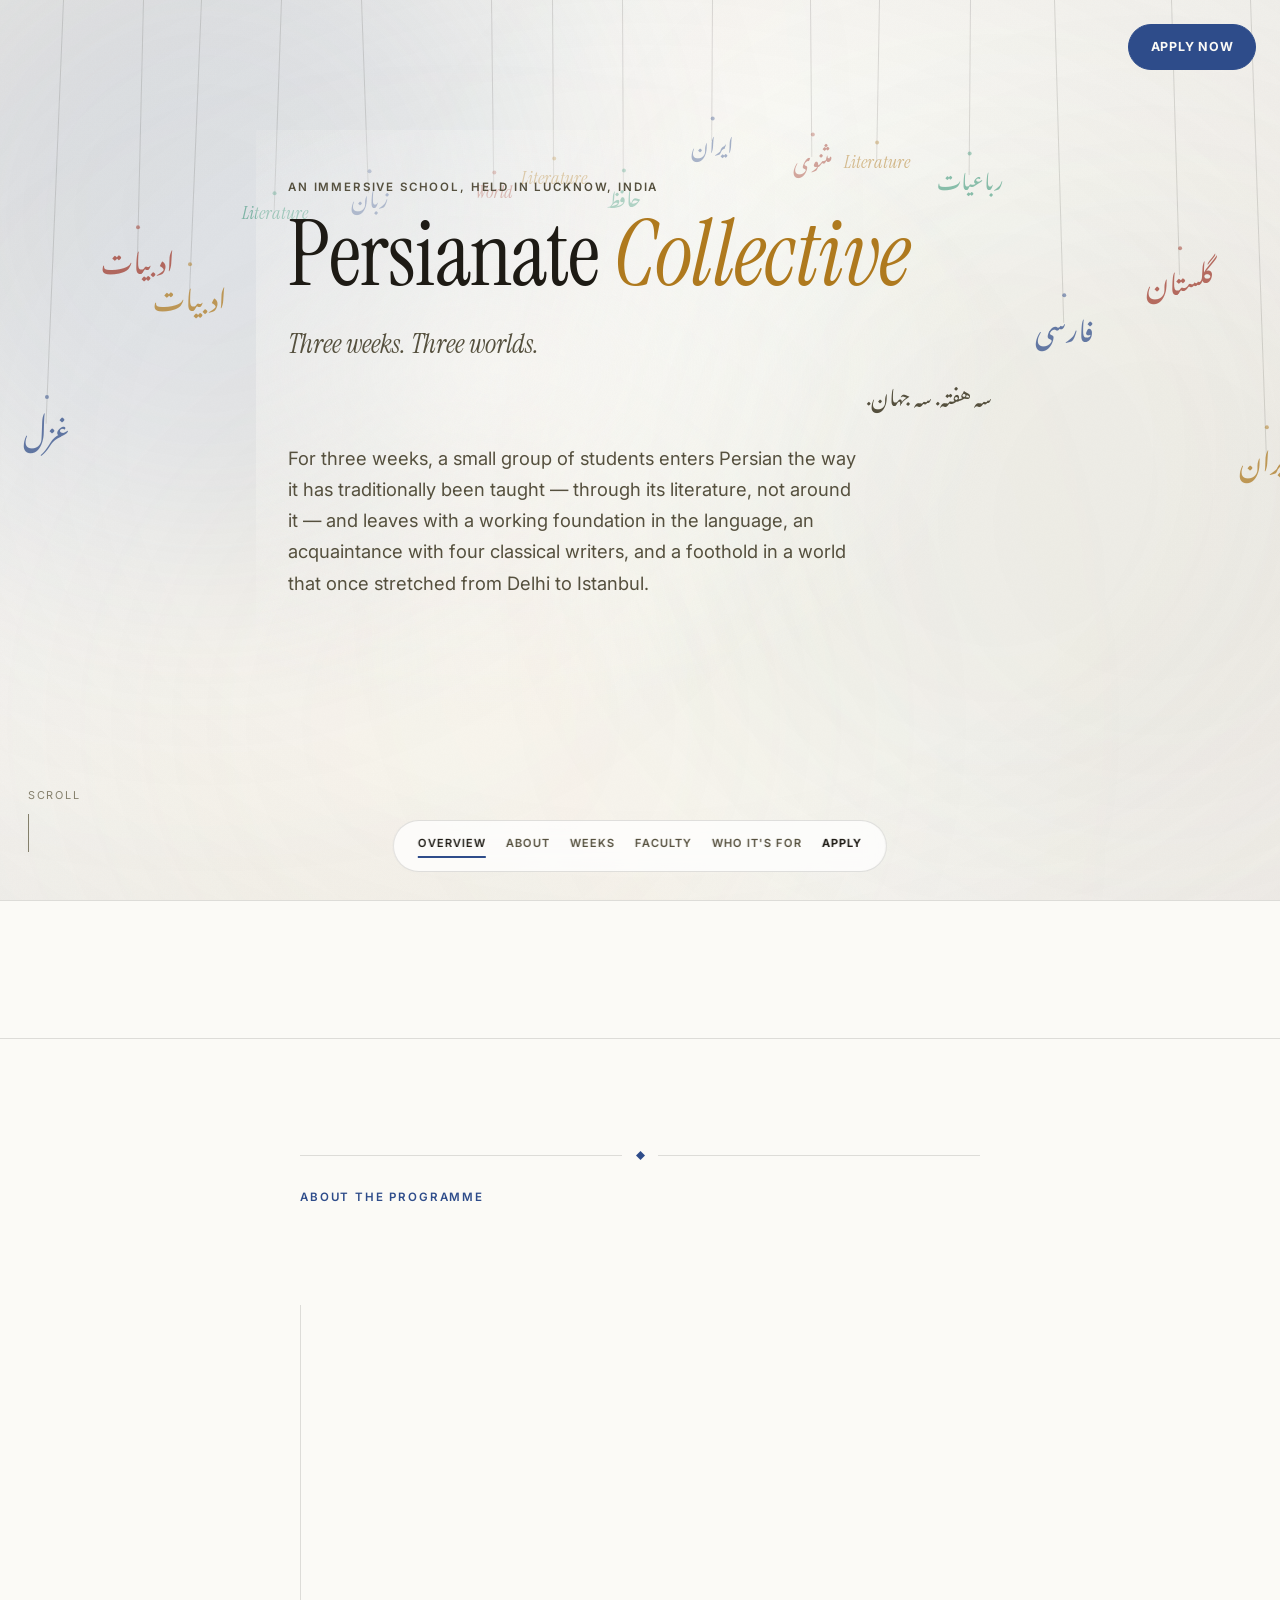
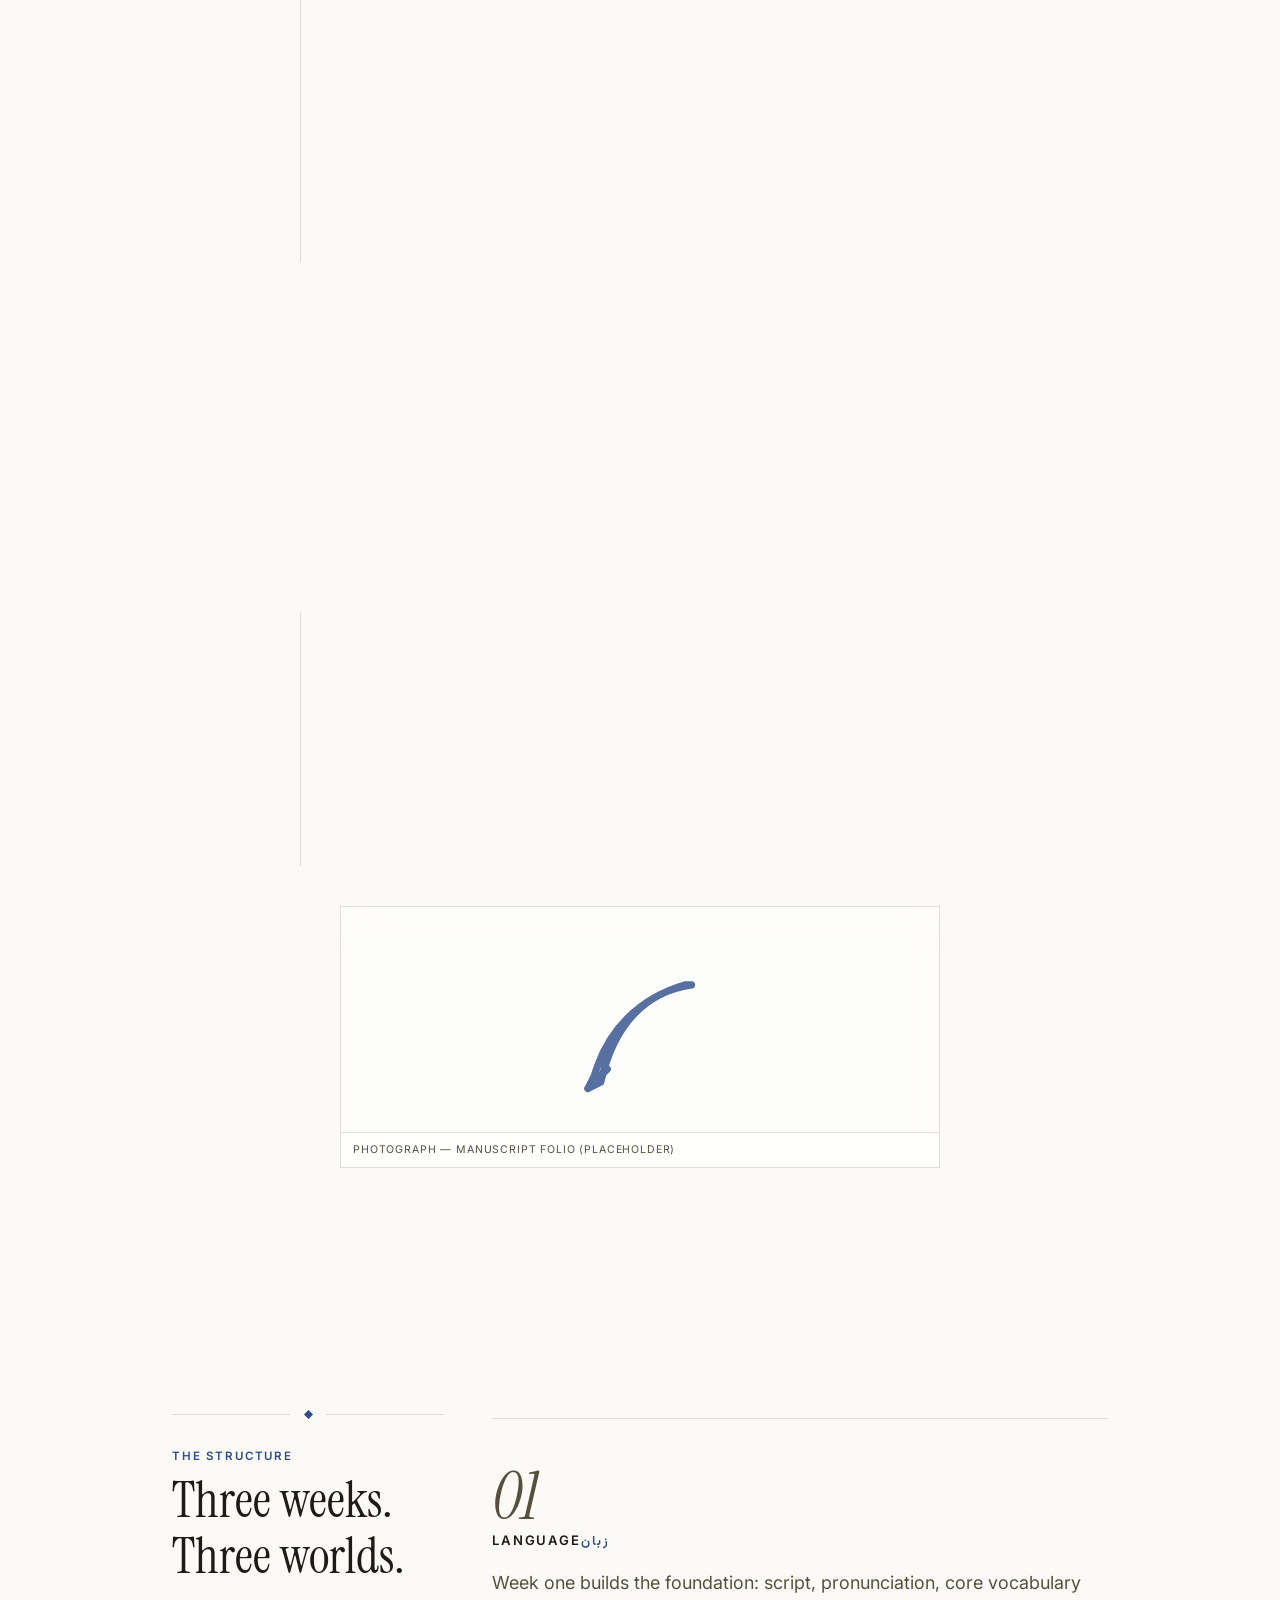
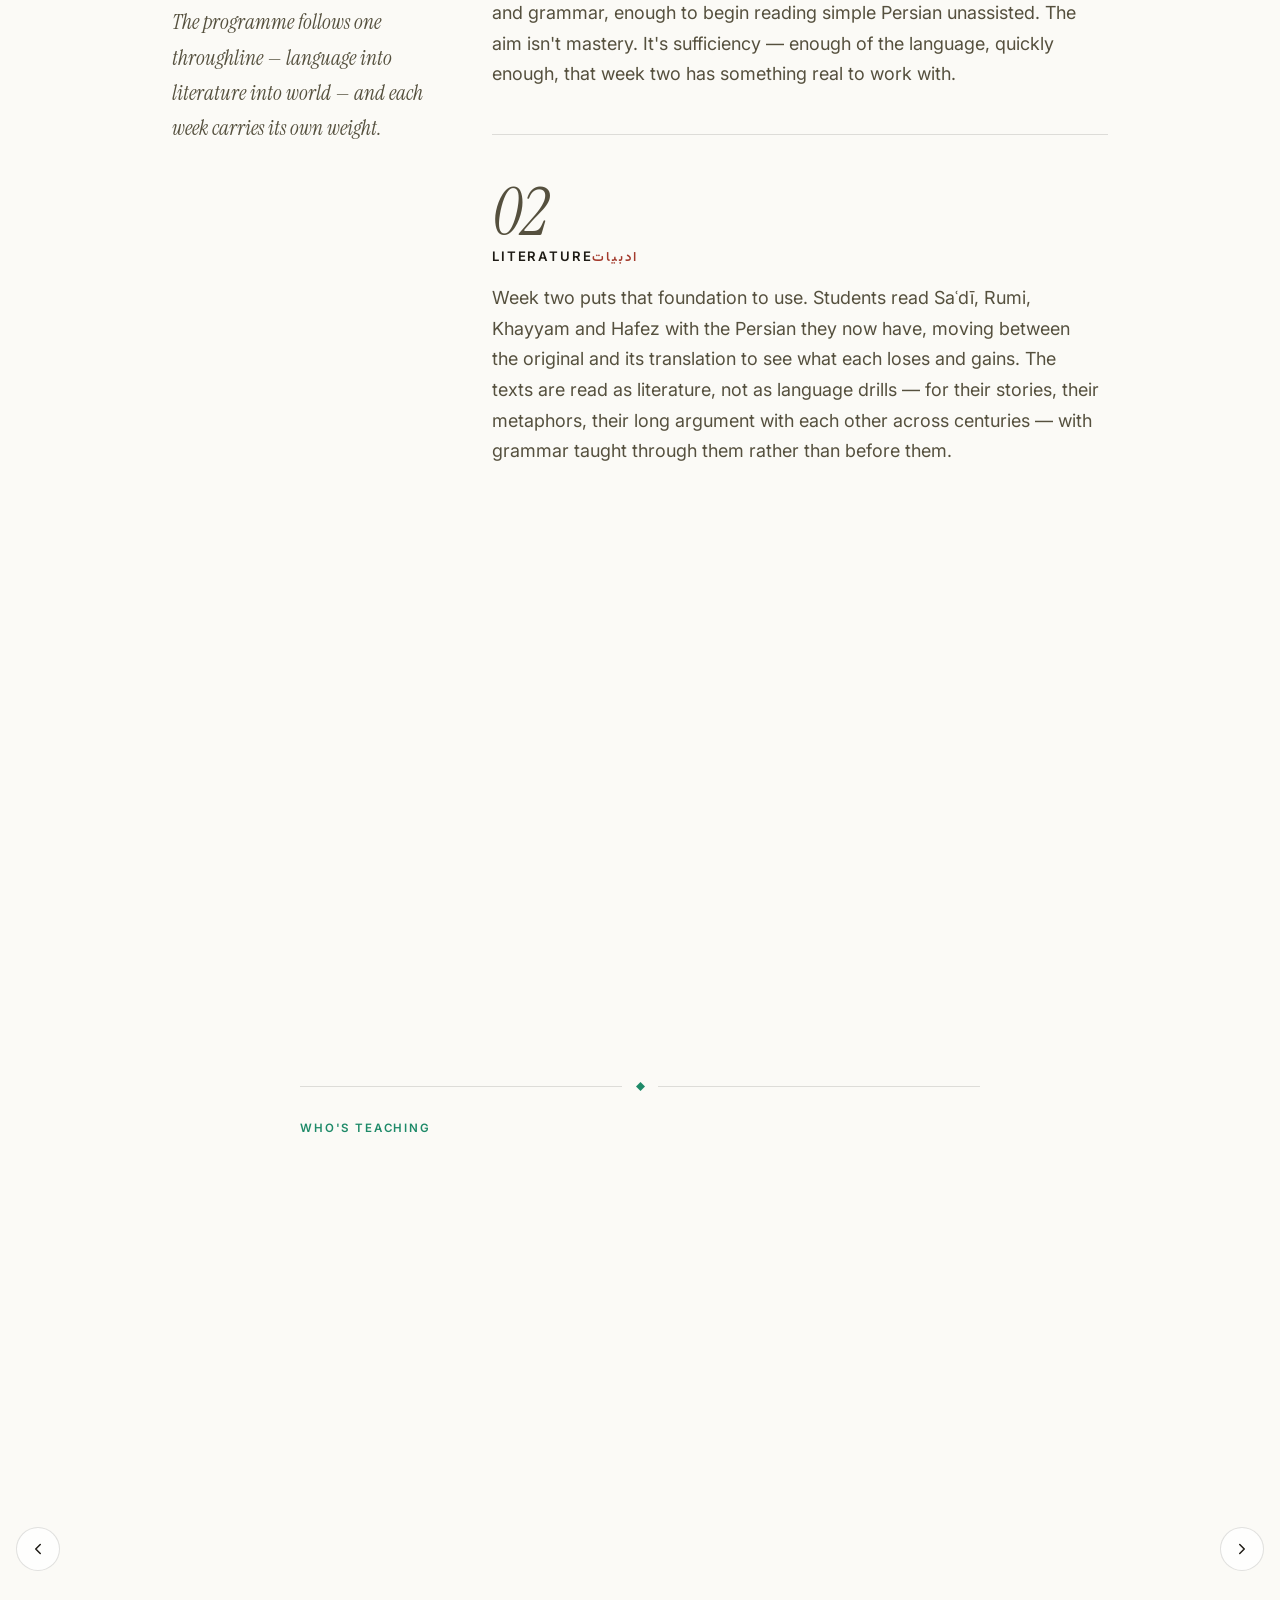
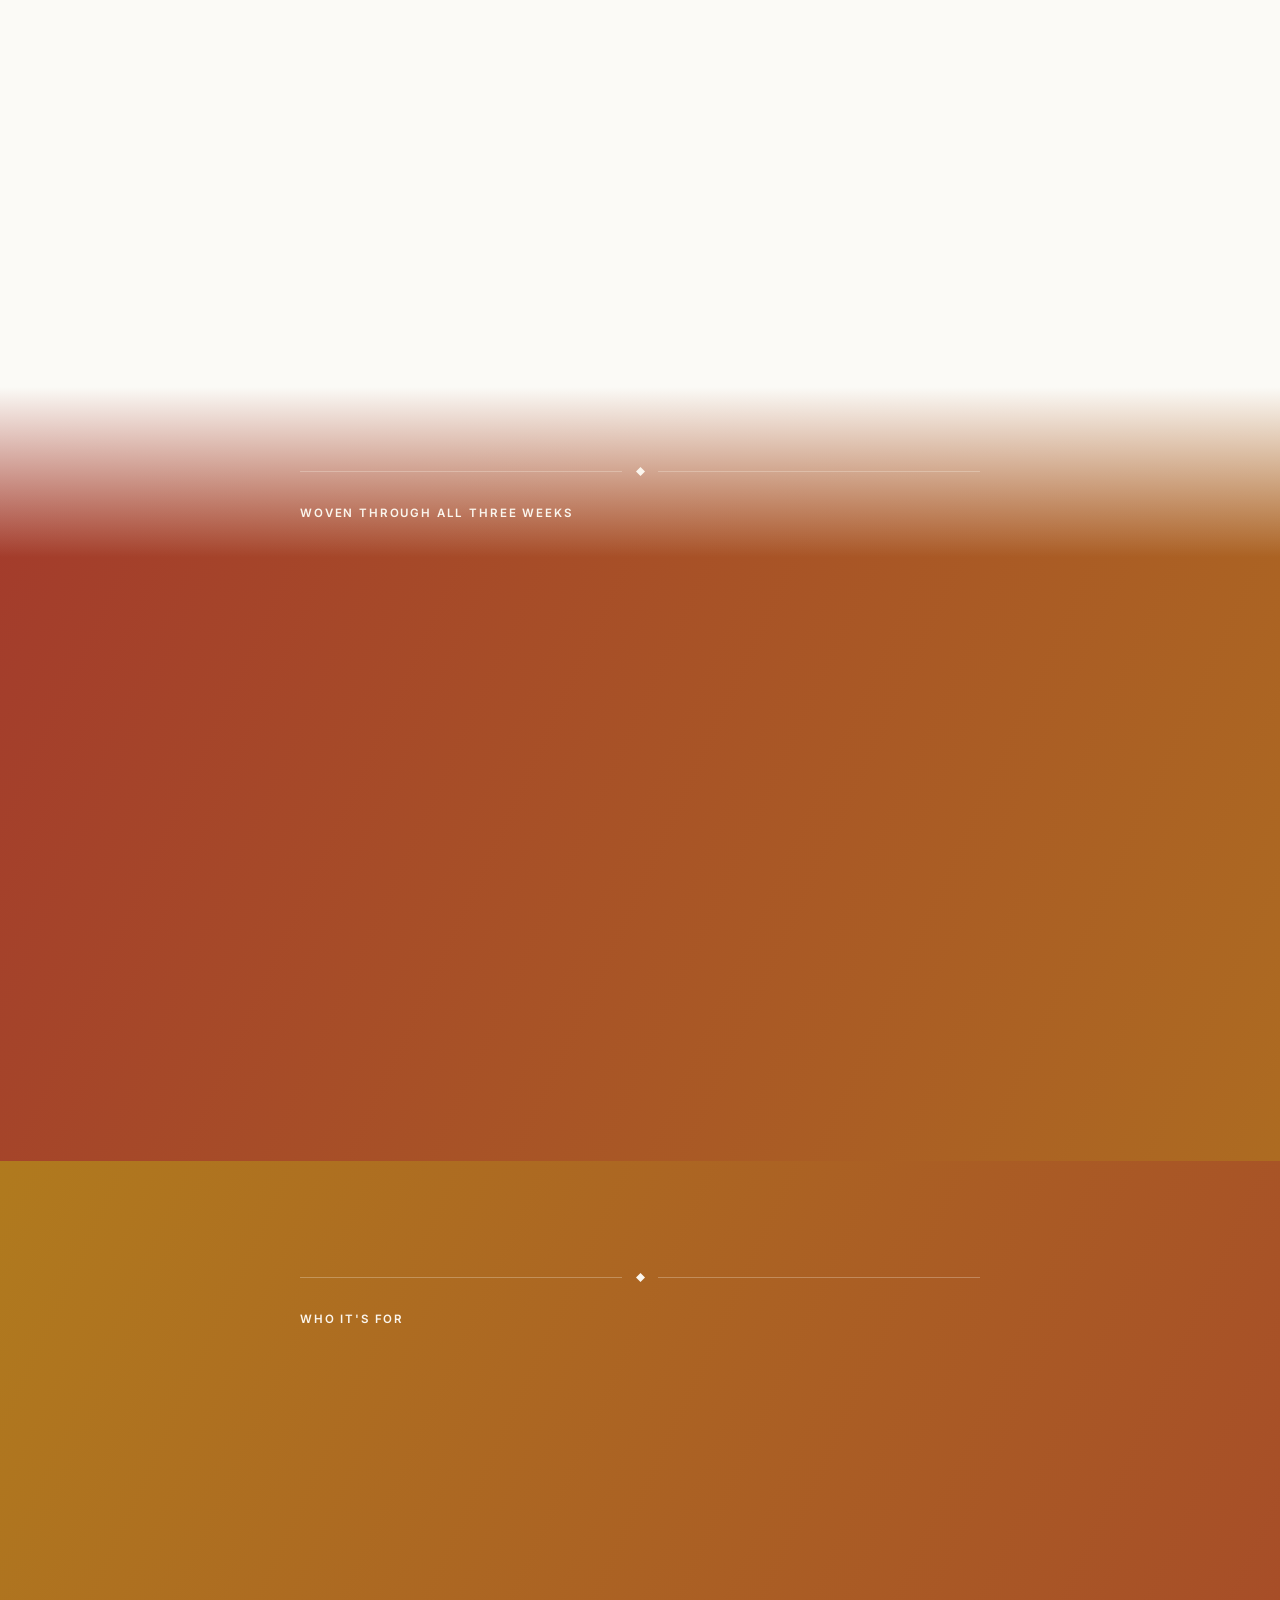
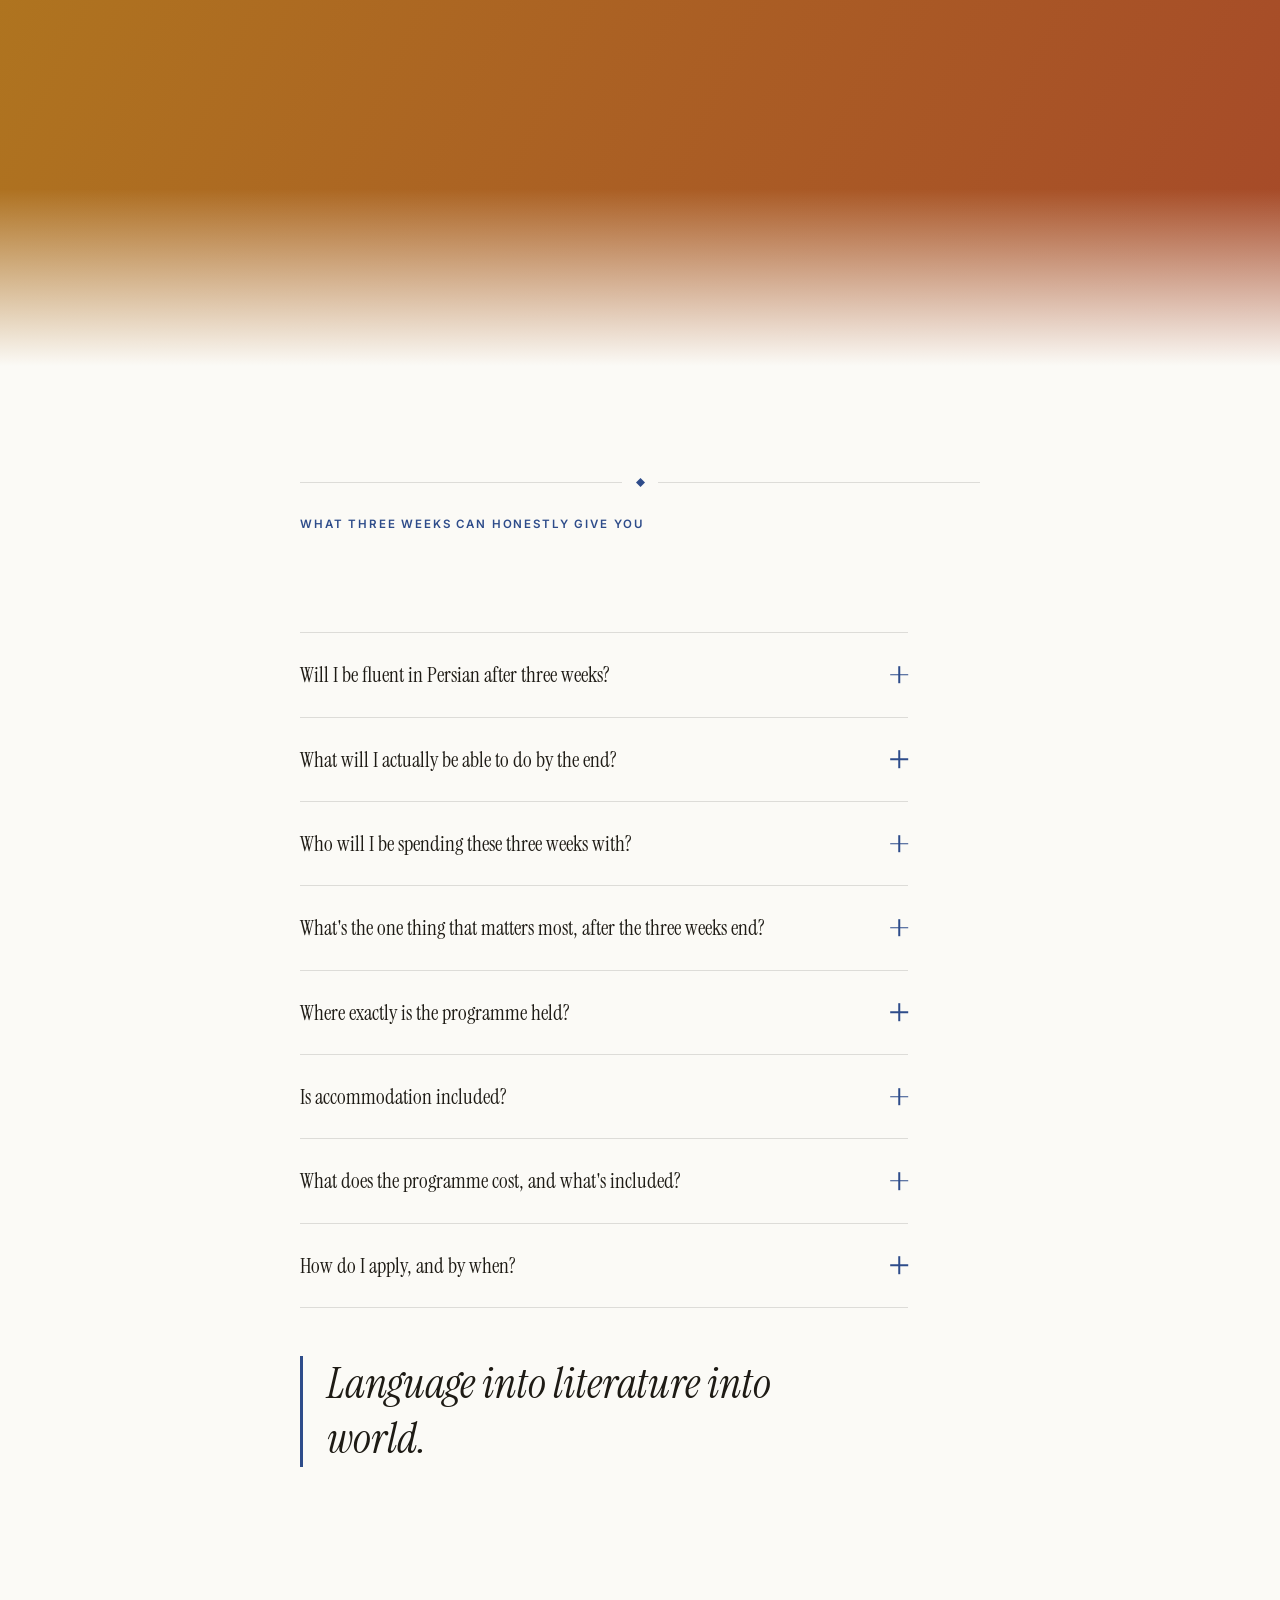
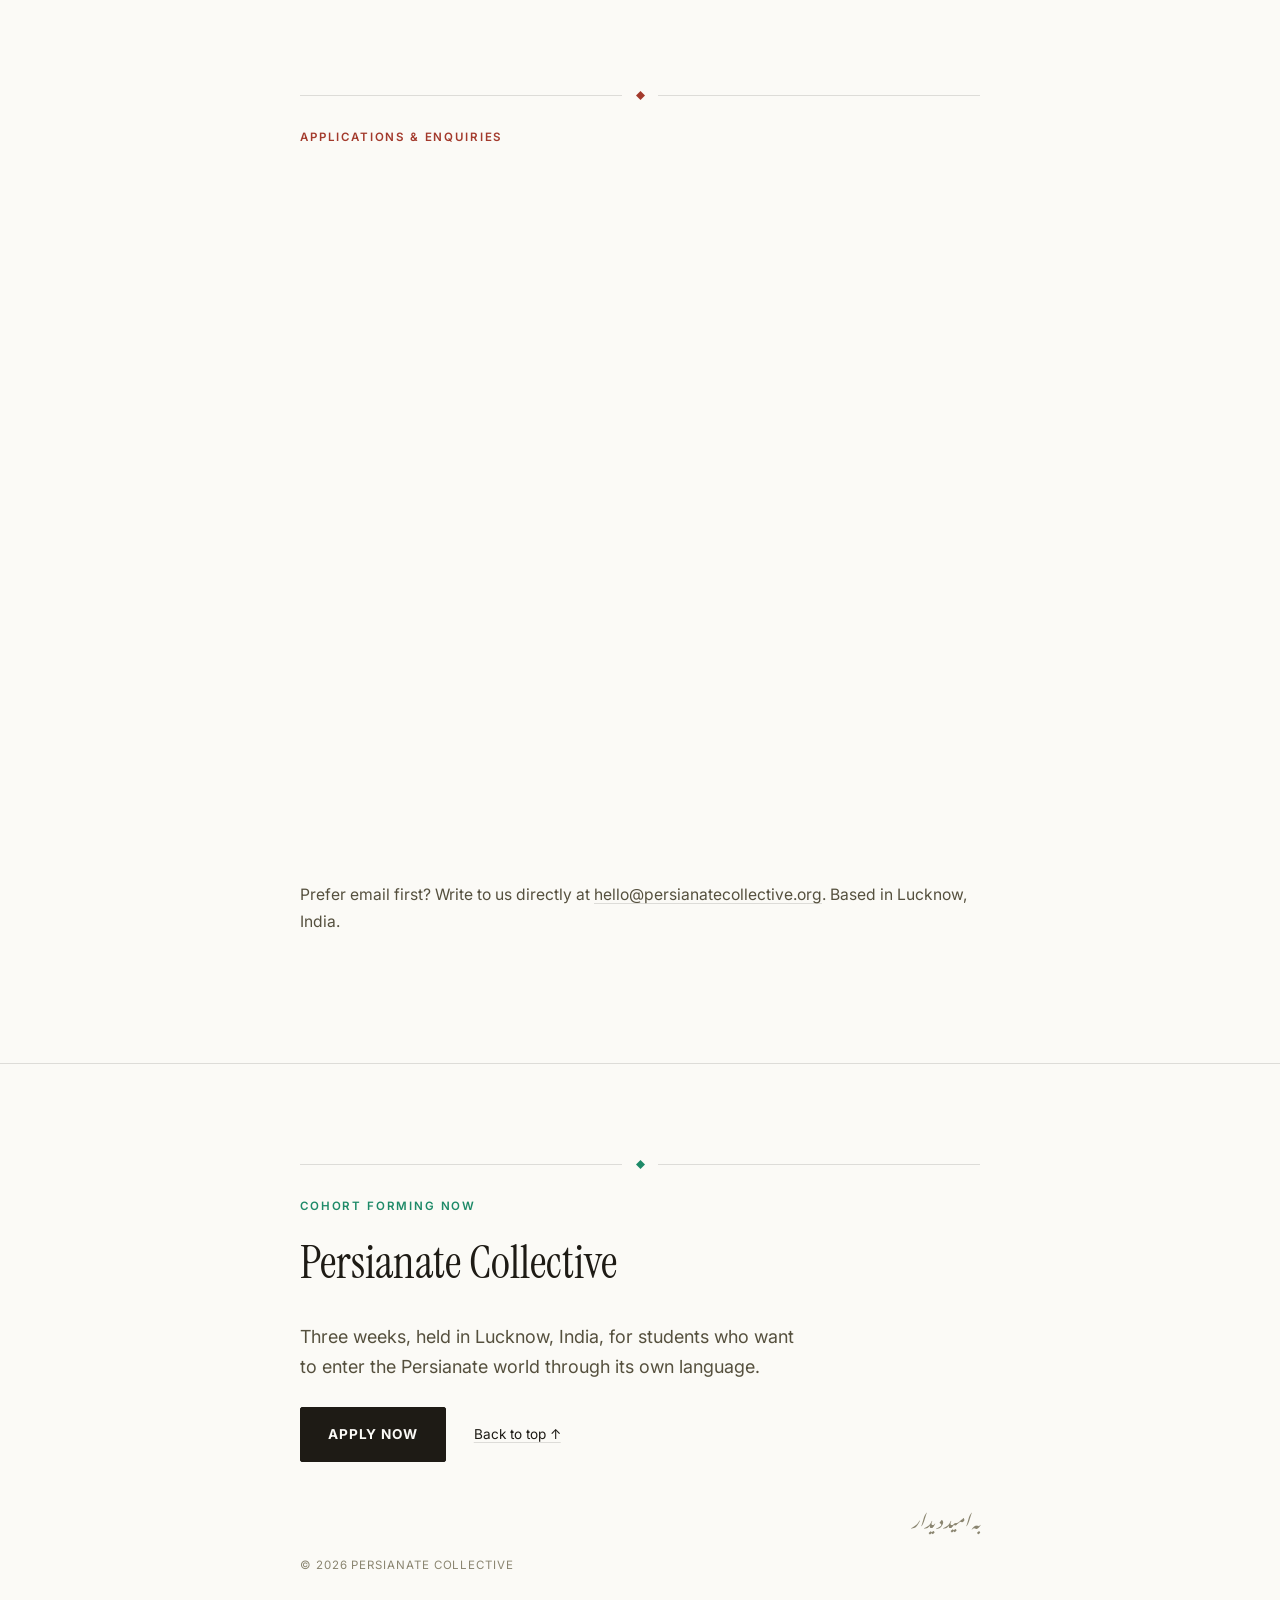
<file: index.html>
<!doctype html>
<html lang="en">
<head>
<meta charset="UTF-8">
<meta name="viewport" content="width=device-width, initial-scale=1">
<title>Persianate Collective — An Immersive School of Persian Language &amp; Literature, in India</title>
<meta name="description" content="A three-week immersive school in India where students learn Persian through literature and enter the wider Persianate world through language, history, music, movement and culture.">
<meta name="theme-color" content="#FBFAF6">
<link rel="icon" href="data:image/svg+xml,%3Csvg xmlns='http://www.w3.org/2000/svg' viewBox='0 0 10 10'%3E%3Crect width='10' height='10' fill='%23FBFAF6'/%3E%3Cpath d='M5 1L9 5L5 9L1 5Z' fill='%232E4C8A'/%3E%3C/svg%3E">
<link rel="preconnect" href="https://fonts.googleapis.com">
<link rel="preconnect" href="https://fonts.gstatic.com" crossorigin>
<link href="https://fonts.googleapis.com/css2?family=Instrument+Serif:ital@0;1&amp;family=Inter:wght@400;500;600;700&amp;family=Noto+Nastaliq+Urdu:wght@400;700&amp;family=Vazirmatn:wght@400;500;600&amp;display=swap" rel="stylesheet">
<link rel="stylesheet" href="css/styles.css">
</head>
<body>

<a href="apply.html" class="top-cta">Apply now</a>

<div class="aurora" aria-hidden="true">
  <span class="aurora__blob aurora__blob--a"></span>
  <span class="aurora__blob aurora__blob--b"></span>
  <span class="aurora__blob aurora__blob--c"></span>
  <span class="aurora__blob aurora__blob--d"></span>
</div>

<header class="hero" id="top" data-nav-track="true" data-accent="lapis">
  <div class="hero-strings" id="hero-strings" aria-hidden="true"></div>
  <div class="hero__inner">
    <p class="eyebrow hero__eyebrow">An immersive school, held in Lucknow, India</p>
    <h1 class="hero__title" id="hero-title">Persianate <em>Collective</em></h1>
    <p class="hero__sub" id="hero-sub">Three weeks. Three worlds.</p>
    <p class="hero__sub-gloss" lang="fa" dir="rtl">سه هفته. سه جهان.</p>
    <p class="hero__intro hero-fade">For three weeks, a small group of students enters Persian the way it has traditionally been taught — through its literature, not around it — and leaves with a working foundation in the language, an acquaintance with four classical writers, and a foothold in a world that once stretched from Delhi to Istanbul.</p>

    <a href="apply.html" class="btn hero__cta hero-fade">Apply now</a>
  </div>
  <div class="hero__scroll" aria-hidden="true">
    <span>Scroll</span>
    <span class="line"></span>
  </div>
</header>

<section class="details-strip">
  <div class="container container--weeks">
    <div class="details-strip__grid reveal">
      <div class="details-strip__item">
        <p class="details-strip__label">Location</p>
        <p class="details-strip__value">Lucknow, India</p>
      </div>
      <div class="details-strip__item">
        <p class="details-strip__label">Dates</p>
        <p class="details-strip__value">7 – 27 June 2027</p>
      </div>
      <div class="details-strip__item">
        <p class="details-strip__label">Duration</p>
        <p class="details-strip__value">3 weeks (75 hours)</p>
      </div>
      <div class="details-strip__item">
        <p class="details-strip__label">Days</p>
        <p class="details-strip__value">Monday – Friday</p>
      </div>
      <div class="details-strip__item">
        <p class="details-strip__label">Hours</p>
        <p class="details-strip__value">9:00 AM – 2:00 PM</p>
      </div>
    </div>
  </div>
</section>

<section id="about" class="section" data-accent="lapis" data-nav-track="true">
  <div class="container">
    <div class="ornament" aria-hidden="true">
      <svg width="9" height="9" viewBox="0 0 10 10" fill="none" focusable="false"><path d="M5 0L10 5L5 10L0 5Z" fill="currentColor"/></svg>
    </div>
    <p class="eyebrow">About the programme</p>
    <h2 class="section__title reveal">Not merely a language school</h2>

    <div class="beats">
      <p class="beat beat--lead reveal">Persianate Collective is a three-week school of Persian language, literature and culture, taught in Lucknow, India, to an international group of students.</p>
      <p class="beat reveal">Most language programmes begin with grammar and hope that culture arrives later, if it arrives at all.</p>
      <p class="beat reveal">We begin from the opposite premise: that Persian is best learned through the texts, sounds and habits of mind Persian speakers have used to think for the better part of a millennium.</p>
      <p class="beat beat--emphasis reveal">A student who has recited a line of Hafez before they can order tea has learned something a textbook cannot teach.</p>
      <p class="beat reveal">We are not, in other words, simply a Persian language school. Grammar and script are the entry point, not the destination.</p>
    </div>

    <div class="text-list reveal">
      <p class="text-list__label">The four texts</p>
      <ul class="text-list__items">
        <li><span class="text-list__title">Golestān</span><span class="gloss" lang="fa" dir="rtl">گلستان</span><span class="text-list__author">Saʿdī</span></li>
        <li><span class="text-list__title">Masnavi</span><span class="gloss" lang="fa" dir="rtl">مثنوی</span><span class="text-list__author">Rumi</span></li>
        <li><span class="text-list__title">Rubaiyat</span><span class="gloss" lang="fa" dir="rtl">رباعیات</span><span class="text-list__author">Khayyam</span></li>
        <li><span class="text-list__title">Ghazals</span><span class="gloss" lang="fa" dir="rtl">غزل</span><span class="text-list__author">Hafez</span></li>
      </ul>
    </div>

    <div class="beats">
      <p class="beat reveal">Students meet all four first in translation, then, in fragments, in the original.</p>
      <p class="beat reveal">Manuscripts, recitation, music and the movement built to carry it, and conversations with scholars and specialists, sit alongside the texts.</p>
      <p class="beat beat--emphasis reveal">Persian, on this programme, is heard and spoken as often as it is read.</p>
    </div>

    <figure class="plate plate--wide reveal" aria-hidden="true">
      <svg viewBox="0 0 48 48" stroke-width="2.2" stroke-linecap="round" stroke-linejoin="round"><path d="M40 8c-14 2-24 12-28 30l-4 2 2-4C14 22 24 12 38 8z" stroke="currentColor" fill="none"/><path d="M8 40l6-6" stroke="currentColor" fill="none"/></svg>
      <figcaption class="plate__caption">Photograph — manuscript folio (placeholder)</figcaption>
    </figure>
  </div>
</section>

<section id="weeks" class="section" data-accent="lapis" data-nav-track="true">
  <div class="container container--weeks">
    <div class="weeks-grid">
      <div class="weeks-intro">
        <div class="ornament" aria-hidden="true">
          <svg width="9" height="9" viewBox="0 0 10 10" fill="none" focusable="false"><path d="M5 0L10 5L5 10L0 5Z" fill="currentColor"/></svg>
        </div>
        <p class="eyebrow">The structure</p>
        <h2 class="section__title reveal">Three weeks. Three worlds.</h2>
        <p class="prose-lead reveal">The programme follows one throughline — language into literature into world — and each week carries its own weight.</p>
      </div>

      <div class="weeks-list">
        <article class="week reveal" data-accent="lapis">
          <p class="week__num">01</p>
          <p class="week__title">Language <span class="gloss" lang="fa" dir="rtl">زبان</span></p>
          <p>Week one builds the foundation: script, pronunciation, core vocabulary and grammar, enough to begin reading simple Persian unassisted. The aim isn't mastery. It's sufficiency — enough of the language, quickly enough, that week two has something real to work with.</p>
        </article>
        <article class="week reveal" data-accent="madder">
          <p class="week__num">02</p>
          <p class="week__title">Literature <span class="gloss" lang="fa" dir="rtl">ادبیات</span></p>
          <p>Week two puts that foundation to use. Students read Saʿdī, Rumi, Khayyam and Hafez with the Persian they now have, moving between the original and its translation to see what each loses and gains. The texts are read as literature, not as language drills — for their stories, their metaphors, their long argument with each other across centuries — with grammar taught through them rather than before them.</p>
        </article>
        <article class="week reveal" data-accent="saffron">
          <p class="week__num">03</p>
          <p class="week__title">World <span class="gloss" lang="fa" dir="rtl">جهان</span></p>
          <p>Week three moves outside the classroom, into Persianate India and contemporary Iran: basic Farsi news, music and poetry heard rather than read, conversations with scholars, and field visits that place the language in the world it actually lives in. By the end of the week, Persian has stopped being a subject and started being a way of encountering things.</p>
        </article>
      </div>
    </div>
  </div>
</section>

<section id="faculty" class="section section--faculty" data-accent="emerald" data-nav-track="true">
  <div class="container">
    <div class="ornament" aria-hidden="true">
      <svg width="9" height="9" viewBox="0 0 10 10" fill="none" focusable="false"><path d="M5 0L10 5L5 10L0 5Z" fill="currentColor"/></svg>
    </div>
    <p class="eyebrow">Who's teaching</p>
    <h2 class="section__title reveal">The faculty</h2>
    <p class="prose-lead reveal">Placeholder profiles for now — swap in real photographs and biographies before this goes live. Click a card to see how the expanded layout reads.</p>
  </div>

  <div class="faculty-carousel">
    <div class="faculty-carousel__track" id="faculty-track">
      <button type="button" class="faculty-card reveal" aria-haspopup="dialog"
        data-name="Faculty Name" data-role="Persian Language" data-gloss="استاد زبان"
        data-bio="Add a short biography here — background, qualifications, and what this instructor brings to the language sessions.">
        <span class="faculty-card__plate" aria-hidden="true">
          <svg viewBox="0 0 60 72" fill="currentColor"><circle cx="30" cy="24" r="16"/><path d="M4 70c0-16 11.6-26 26-26s26 10 26 26"/></svg>
        </span>
        <span class="faculty-card__name">Faculty Name</span>
        <span class="faculty-card__role">Persian Language</span>
        <span class="faculty-card__hint">View profile →</span>
      </button>

      <button type="button" class="faculty-card reveal" aria-haspopup="dialog"
        data-name="Faculty Name" data-role="Classical Literature" data-gloss="استاد ادبیات"
        data-bio="Add a short biography here — background, qualifications, and what this instructor brings to the literature sessions.">
        <span class="faculty-card__plate" aria-hidden="true">
          <svg viewBox="0 0 60 72" fill="currentColor"><circle cx="30" cy="24" r="16"/><path d="M4 70c0-16 11.6-26 26-26s26 10 26 26"/></svg>
        </span>
        <span class="faculty-card__name">Faculty Name</span>
        <span class="faculty-card__role">Classical Literature</span>
        <span class="faculty-card__hint">View profile →</span>
      </button>

      <button type="button" class="faculty-card reveal" aria-haspopup="dialog"
        data-name="Faculty Name" data-role="Music &amp; Movement" data-gloss="استاد موسیقی"
        data-bio="Add a short biography here — background, qualifications, and what this instructor brings to the music and movement sessions.">
        <span class="faculty-card__plate" aria-hidden="true">
          <svg viewBox="0 0 60 72" fill="currentColor"><circle cx="30" cy="24" r="16"/><path d="M4 70c0-16 11.6-26 26-26s26 10 26 26"/></svg>
        </span>
        <span class="faculty-card__name">Faculty Name</span>
        <span class="faculty-card__role">Music &amp; Movement</span>
        <span class="faculty-card__hint">View profile →</span>
      </button>

      <button type="button" class="faculty-card reveal" aria-haspopup="dialog"
        data-name="Faculty Name" data-role="Visiting Scholar" data-gloss="استاد میهمان"
        data-bio="Add a short biography here — background, area of specialism, and the session or conversation they'll lead in week three.">
        <span class="faculty-card__plate" aria-hidden="true">
          <svg viewBox="0 0 60 72" fill="currentColor"><circle cx="30" cy="24" r="16"/><path d="M4 70c0-16 11.6-26 26-26s26 10 26 26"/></svg>
        </span>
        <span class="faculty-card__name">Faculty Name</span>
        <span class="faculty-card__role">Visiting Scholar</span>
        <span class="faculty-card__hint">View profile →</span>
      </button>
    </div>
    <button type="button" class="faculty-carousel__arrow faculty-carousel__arrow--prev" id="faculty-prev" aria-label="Previous faculty member">
      <svg width="18" height="18" viewBox="0 0 24 24" fill="none" stroke="currentColor" stroke-width="2" stroke-linecap="round" stroke-linejoin="round"><path d="M15 18l-6-6 6-6"/></svg>
    </button>
    <button type="button" class="faculty-carousel__arrow faculty-carousel__arrow--next" id="faculty-next" aria-label="Next faculty member">
      <svg width="18" height="18" viewBox="0 0 24 24" fill="none" stroke="currentColor" stroke-width="2" stroke-linecap="round" stroke-linejoin="round"><path d="M9 18l6-6-6-6"/></svg>
    </button>
  </div>
</section>

<section id="texture" class="section section--tight section--bold" data-accent="madder">
  <div class="container">
    <div class="ornament" aria-hidden="true">
      <svg width="9" height="9" viewBox="0 0 10 10" fill="none" focusable="false"><path d="M5 0L10 5L5 10L0 5Z" fill="currentColor"/></svg>
    </div>
    <p class="eyebrow">Woven through all three weeks</p>
    <h2 class="section__title reveal">The texture of the programme</h2>
    <div class="prose reveal">
      <p>Across all three weeks, the classroom keeps expanding: Persian manuscripts handled and read; poetry recited aloud, the way it has always been transmitted; a music and movement session each week, in which students take apart a Persian song — its lyrics, its vocabulary, its cultural context — before learning or building movement to it; visiting scholars and specialists in conversation with the group; and a running thread on Persian's long history in India, alongside Farsi as it's spoken and written in Iran today. Students don't only read Persian. They hear it, speak it, and — in the music sessions — move to it.</p>
    </div>
    <div class="plate-row reveal">
      <figure class="plate plate--square" aria-hidden="true">
        <svg viewBox="0 0 60 48" stroke-width="2.2" stroke-linecap="round" stroke-linejoin="round"><path d="M30 10C24 6 14 5 6 7v32c8-2 18-1 24 3 6-4 16-5 24-3V7c-8-2-18-1-24 3z" stroke="currentColor" fill="none"/><path d="M30 10v32" stroke="currentColor" fill="none"/></svg>
        <figcaption class="plate__caption">Manuscripts</figcaption>
      </figure>
      <figure class="plate plate--square" aria-hidden="true">
        <svg viewBox="0 0 40 48" fill="currentColor"><circle cx="10" cy="38" r="7"/><rect x="15" y="6" width="2.4" height="33"/><path d="M17.4 6c8 1 12 5 12 11" stroke="currentColor" stroke-width="2.4" fill="none" stroke-linecap="round"/></svg>
        <figcaption class="plate__caption">Music &amp; recitation</figcaption>
      </figure>
      <figure class="plate plate--square" aria-hidden="true">
        <svg viewBox="0 0 48 48" stroke-width="2.2" stroke-linecap="round" stroke-linejoin="round"><circle cx="24" cy="24" r="18" stroke="currentColor" fill="none"/><path d="M31 17l-5 10-10 5 5-10 10-5z" stroke="currentColor" fill="none"/></svg>
        <figcaption class="plate__caption">Field visits</figcaption>
      </figure>
    </div>
  </div>
</section>

<section id="who" class="section section--bold" data-accent="saffron" data-nav-track="true">
  <div class="container">
    <div class="ornament" aria-hidden="true">
      <svg width="9" height="9" viewBox="0 0 10 10" fill="none" focusable="false"><path d="M5 0L10 5L5 10L0 5Z" fill="currentColor"/></svg>
    </div>
    <p class="eyebrow">Who it's for</p>
    <h2 class="section__title reveal">Built for the seriously curious</h2>
    <div class="prose reveal">
      <p>The programme is built for international students and young adults with a real interest in Persian language and literature, in Iran and the wider Middle East, in international relations, history, South Asian studies, or art and cultural history — and for anyone drawn to the Persianate world who wants to enter it properly rather than skim its surface.</p>
      <p>No prior Persian is required. Students who already have some exposure to the language will find enough depth here to be stretched.</p>
    </div>
    <ul class="tag-row reveal">
      <li class="tag">Persian Language</li>
      <li class="tag">Persian Literature</li>
      <li class="tag">Iran &amp; the Middle East</li>
      <li class="tag">International Relations</li>
      <li class="tag">History</li>
      <li class="tag">South Asian Studies</li>
      <li class="tag">Art &amp; Cultural History</li>
    </ul>
  </div>
</section>

<section id="why" class="section" data-accent="lapis">
  <div class="container">
    <div class="ornament" aria-hidden="true">
      <svg width="9" height="9" viewBox="0 0 10 10" fill="none" focusable="false"><path d="M5 0L10 5L5 10L0 5Z" fill="currentColor"/></svg>
    </div>
    <p class="eyebrow">What three weeks can honestly give you</p>
    <h2 class="section__title reveal">We won't promise fluency</h2>

    <div class="faq-list reveal">
      <div class="faq-item">
        <button type="button" class="faq-item__q" aria-expanded="false">
          <span>Will I be fluent in Persian after three weeks?</span>
          <span class="faq-item__icon" aria-hidden="true"></span>
        </button>
        <div class="faq-item__a">
          <div class="faq-item__a-inner">
            <p>No — and any programme that promises that isn't being straight with you. Three weeks gives you a real foundation, not fluency.</p>
          </div>
        </div>
      </div>

      <div class="faq-item">
        <button type="button" class="faq-item__q" aria-expanded="false">
          <span>What will I actually be able to do by the end?</span>
          <span class="faq-item__icon" aria-hidden="true"></span>
        </button>
        <div class="faq-item__a">
          <div class="faq-item__a-inner">
            <p>Read simple Persian. Speak with a working introduction to four major classical writers. Follow Persian's long history in India. Open a window onto contemporary Iran and its news.</p>
          </div>
        </div>
      </div>

      <div class="faq-item">
        <button type="button" class="faq-item__q" aria-expanded="false">
          <span>Who will I be spending these three weeks with?</span>
          <span class="faq-item__icon" aria-hidden="true"></span>
        </button>
        <div class="faq-item__a">
          <div class="faq-item__a-inner">
            <p>Scholars and artists, as much as fellow students — the programme is built around that company as much as the classroom.</p>
          </div>
        </div>
      </div>

      <div class="faq-item">
        <button type="button" class="faq-item__q" aria-expanded="false">
          <span>What's the one thing that matters most, after the three weeks end?</span>
          <span class="faq-item__icon" aria-hidden="true"></span>
        </button>
        <div class="faq-item__a">
          <div class="faq-item__a-inner">
            <p>More durable than any single skill on this list: the tools and the curiosity to keep going.</p>
          </div>
        </div>
      </div>

      <div class="faq-item">
        <button type="button" class="faq-item__q" aria-expanded="false">
          <span>Where exactly is the programme held?</span>
          <span class="faq-item__icon" aria-hidden="true"></span>
        </button>
        <div class="faq-item__a">
          <div class="faq-item__a-inner">
            <p>Lucknow, India. We'll confirm the exact venue and neighbourhood with admitted students well ahead of the cohort.</p>
          </div>
        </div>
      </div>

      <div class="faq-item">
        <button type="button" class="faq-item__q" aria-expanded="false">
          <span>Is accommodation included?</span>
          <span class="faq-item__icon" aria-hidden="true"></span>
        </button>
        <div class="faq-item__a">
          <div class="faq-item__a-inner">
            <p>No. The programme fee covers tuition, materials and programme activities — accommodation is arranged independently. We send a list of nearby, vetted options to everyone who's admitted.</p>
          </div>
        </div>
      </div>

      <div class="faq-item">
        <button type="button" class="faq-item__q" aria-expanded="false">
          <span>What does the programme cost, and what's included?</span>
          <span class="faq-item__icon" aria-hidden="true"></span>
        </button>
        <div class="faq-item__a">
          <div class="faq-item__a-inner">
            <p>$2,200, covering tuition, materials and programme activities. It doesn't cover accommodation or travel to and from Lucknow — see the full breakdown in the fee box near the bottom of this page, right before the link to apply.</p>
          </div>
        </div>
      </div>

      <div class="faq-item">
        <button type="button" class="faq-item__q" aria-expanded="false">
          <span>How do I apply, and by when?</span>
          <span class="faq-item__icon" aria-hidden="true"></span>
        </button>
        <div class="faq-item__a">
          <div class="faq-item__a-inner">
            <p>Use the form below. Applications are reviewed on a rolling basis until 1 April 2027 — earlier is better, since each cohort is kept small.</p>
          </div>
        </div>
      </div>
    </div>

    <blockquote class="pullquote reveal">Language into literature into world.</blockquote>
  </div>
</section>

<section id="contact" class="section" data-accent="madder" data-nav-track="true">
  <div class="container">
    <div class="ornament" aria-hidden="true">
      <svg width="9" height="9" viewBox="0 0 10 10" fill="none" focusable="false"><path d="M5 0L10 5L5 10L0 5Z" fill="currentColor"/></svg>
    </div>
    <p class="eyebrow">Applications &amp; enquiries</p>
    <h2 class="section__title reveal">Ready to apply?</h2>
    <p class="prose-lead reveal">The full application lives on its own page — your background with Persian, if any, when you're hoping to join us, and anything else we should know. We read and reply to every one personally.</p>
    <p class="reveal" style="color: var(--text-soft); margin: -1.5rem 0 2.5rem; max-width: var(--measure);">Applications are reviewed on a rolling basis until <strong>1 April 2027</strong> for the 7–27 June 2027 cohort in Lucknow, India.</p>

    <div class="fee-box reveal">
      <p class="text-list__label">Programme fee — 2027 cohort</p>
      <dl class="fee-rows">
        <div class="fee-row fee-row--amount">
          <dt>Tuition &amp; programme fee</dt>
          <dd>$2,200</dd>
        </div>
        <div class="fee-row">
          <dt>Included</dt>
          <dd>Course materials, manuscript sessions, weekly music &amp; movement workshops, welcome and farewell dinners, one weekend excursion</dd>
        </div>
        <div class="fee-row">
          <dt>Not included</dt>
          <dd>Accommodation, flights, personal expenses</dd>
        </div>
      </dl>
    </div>

    <a href="apply.html" class="btn reveal">Apply now</a>

    <p class="form__note">Prefer email first? Write to us directly at <a class="text-link" href="mailto:hello@persianatecollective.org">hello@persianatecollective.org</a>. Based in Lucknow, India.</p>
  </div>
</section>

<footer class="footer" data-accent="emerald">
  <div class="container">
    <div class="ornament" aria-hidden="true">
      <svg width="9" height="9" viewBox="0 0 10 10" fill="none" focusable="false"><path d="M5 0L10 5L5 10L0 5Z" fill="currentColor"/></svg>
    </div>
    <p class="eyebrow">Cohort forming now</p>
    <h2 class="footer__title">Persianate Collective</h2>
    <p class="footer__text">Three weeks, held in Lucknow, India, for students who want to enter the Persianate world through its own language.</p>
    <div class="footer__ctas">
      <a class="btn" href="apply.html">Apply now</a>
      <a class="text-link footer__totop" href="#top">Back to top ↑</a>
    </div>
    <p class="footer__signoff" lang="fa" dir="rtl">به امید دیدار</p>
    <p class="meta">© <span id="year"></span> Persianate Collective</p>
  </div>
</footer>

<nav class="site-nav" aria-label="Section navigation">
  <a href="#top" data-section="top">Overview</a>
  <a href="#about" data-section="about">About</a>
  <a href="#weeks" data-section="weeks">Weeks</a>
  <a href="#faculty" data-section="faculty">Faculty</a>
  <a href="#who" data-section="who">Who it's for</a>
  <a href="apply.html" class="contact-link">Apply</a>
</nav>

<div class="modal-overlay" id="faculty-modal" hidden>
  <div class="modal" role="dialog" aria-modal="true" aria-labelledby="modal-name">
    <button type="button" class="modal__close" id="modal-close" aria-label="Close profile">×</button>
    <span class="modal__plate" aria-hidden="true">
      <svg viewBox="0 0 60 72" fill="currentColor"><circle cx="30" cy="24" r="16"/><path d="M4 70c0-16 11.6-26 26-26s26 10 26 26"/></svg>
    </span>
    <p class="eyebrow modal__role" id="modal-role"></p>
    <h3 class="modal__name" id="modal-name"></h3>
    <p class="modal__gloss" id="modal-gloss" lang="fa" dir="rtl"></p>
    <p class="modal__bio" id="modal-bio"></p>
  </div>
</div>

<script src="js/script.js"></script>
</body>
</html>
</file>
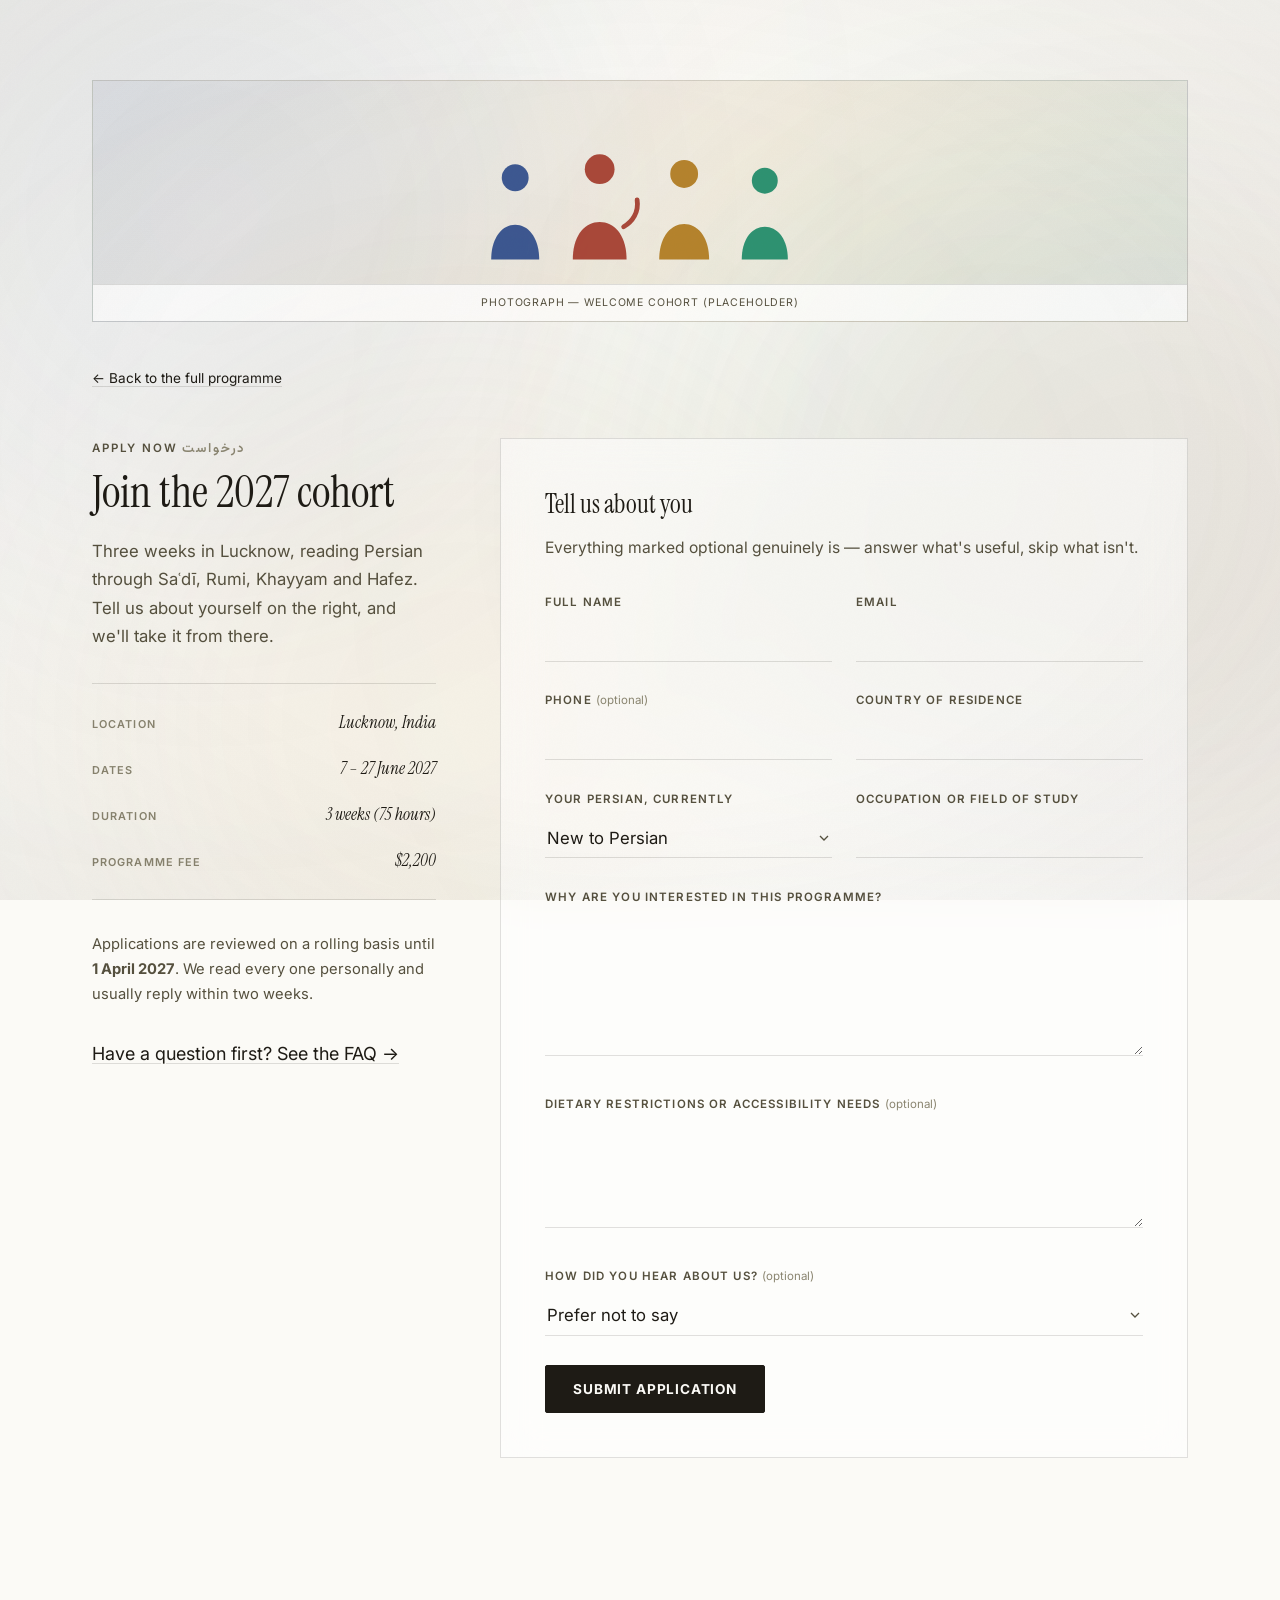
<file: apply.html>
<!doctype html>
<html lang="en">
<head>
<meta charset="UTF-8">
<meta name="viewport" content="width=device-width, initial-scale=1">
<title>Apply — Persianate Collective</title>
<meta name="description" content="Apply to Persianate Collective's three-week immersive Persian language, literature and culture programme in Lucknow, India.">
<meta name="theme-color" content="#FBFAF6">
<link rel="icon" href="data:image/svg+xml,%3Csvg xmlns='http://www.w3.org/2000/svg' viewBox='0 0 10 10'%3E%3Crect width='10' height='10' fill='%23FBFAF6'/%3E%3Cpath d='M5 1L9 5L5 9L1 5Z' fill='%232E4C8A'/%3E%3C/svg%3E">
<link rel="preconnect" href="https://fonts.googleapis.com">
<link rel="preconnect" href="https://fonts.gstatic.com" crossorigin>
<link href="https://fonts.googleapis.com/css2?family=Instrument+Serif:ital@0;1&amp;family=Inter:wght@400;500;600;700&amp;family=Noto+Nastaliq+Urdu:wght@400;700&amp;family=Vazirmatn:wght@400;500;600&amp;display=swap" rel="stylesheet">
<link rel="stylesheet" href="css/styles.css">
</head>
<body>

<div class="aurora" aria-hidden="true">
  <span class="aurora__blob aurora__blob--a"></span>
  <span class="aurora__blob aurora__blob--b"></span>
  <span class="aurora__blob aurora__blob--c"></span>
  <span class="aurora__blob aurora__blob--d"></span>
</div>

<main class="apply-page">
  <figure class="apply-banner reveal" aria-hidden="true">
    <svg class="apply-banner__figures" viewBox="0 0 400 150" xmlns="http://www.w3.org/2000/svg">
      <g fill="var(--lapis)">
        <circle cx="70" cy="55" r="14"/>
        <path d="M45 140c0-22 11-36 25-36s25 14 25 36"/>
      </g>
      <g fill="var(--madder)">
        <circle cx="158" cy="46" r="15.5"/>
        <path d="M130 140c0-25 12.5-39 28-39s28 14 28 39"/>
        <path d="M183 106c9-5 16-15 14-28" stroke="var(--madder)" stroke-width="5" fill="none" stroke-linecap="round"/>
      </g>
      <g fill="var(--saffron)">
        <circle cx="246" cy="51" r="14.5"/>
        <path d="M220 140c0-23 11.5-37 26-37s26 14 26 37"/>
      </g>
      <g fill="var(--emerald)">
        <circle cx="330" cy="58" r="13.5"/>
        <path d="M306 140c0-21 10.5-34 24-34s24 13 24 34"/>
      </g>
    </svg>
    <figcaption class="apply-banner__caption">Photograph — welcome cohort (placeholder)</figcaption>
  </figure>

  <a href="index.html" class="text-link apply-back reveal">← Back to the full programme</a>

  <div class="apply-grid">
    <aside class="apply-info reveal">
      <p class="eyebrow">Apply now <span class="gloss" lang="fa" dir="rtl">درخواست</span></p>
      <h1 class="apply-info__title">Join the 2027 cohort</h1>
      <p class="apply-info__lead">Three weeks in Lucknow, reading Persian through Saʿdī, Rumi, Khayyam and Hafez. Tell us about yourself on the right, and we'll take it from there.</p>

      <dl class="apply-facts">
        <div class="apply-fact"><dt>Location</dt><dd>Lucknow, India</dd></div>
        <div class="apply-fact"><dt>Dates</dt><dd>7 – 27 June 2027</dd></div>
        <div class="apply-fact"><dt>Duration</dt><dd>3 weeks (75 hours)</dd></div>
        <div class="apply-fact"><dt>Programme fee</dt><dd>$2,200</dd></div>
      </dl>

      <p class="apply-note">Applications are reviewed on a rolling basis until <strong>1 April 2027</strong>. We read every one personally and usually reply within two weeks.</p>

      <a href="index.html#why" class="text-link apply-info__back">Have a question first? See the FAQ →</a>
    </aside>

    <section class="apply-form-panel reveal">
      <p class="apply-form-panel__title">Tell us about you</p>
      <p class="apply-form-panel__lead">Everything marked optional genuinely is — answer what's useful, skip what isn't.</p>

      <form id="enquiry-form" novalidate>
        <div class="form-grid">
          <div class="field">
            <label for="name">Full name</label>
            <input type="text" id="name" name="name" autocomplete="name" required>
          </div>
          <div class="field">
            <label for="email">Email</label>
            <input type="email" id="email" name="email" autocomplete="email" required>
          </div>
          <div class="field">
            <label for="phone">Phone <span class="optional">(optional)</span></label>
            <input type="tel" id="phone" name="phone" autocomplete="tel">
          </div>
          <div class="field">
            <label for="country">Country of residence</label>
            <input type="text" id="country" name="country" autocomplete="country-name" required>
          </div>
          <div class="field">
            <label for="level">Your Persian, currently</label>
            <select id="level" name="level">
              <option value="new">New to Persian</option>
              <option value="some">Some prior exposure</option>
              <option value="advanced">Advanced beginner or beyond</option>
            </select>
          </div>
          <div class="field">
            <label for="occupation">Occupation or field of study</label>
            <input type="text" id="occupation" name="occupation">
          </div>
          <div class="field field--full">
            <label for="motivation">Why are you interested in this programme?</label>
            <textarea id="motivation" name="motivation" rows="6" required></textarea>
          </div>
          <div class="field field--full">
            <label for="notes">Dietary restrictions or accessibility needs <span class="optional">(optional)</span></label>
            <textarea id="notes" name="notes" rows="3"></textarea>
          </div>
          <div class="field field--full">
            <label for="source">How did you hear about us? <span class="optional">(optional)</span></label>
            <select id="source" name="source">
              <option value="">Prefer not to say</option>
              <option value="search">Search engine</option>
              <option value="social">Social media</option>
              <option value="referral">A friend or colleague</option>
              <option value="institution">A teacher or institution</option>
              <option value="other">Other</option>
            </select>
          </div>
        </div>
        <button type="submit" class="btn">Submit application</button>
      </form>

      <div class="form__success" id="form-success" hidden>Thank you — we've received your application and will be in touch within two weeks.</div>
    </section>
  </div>

  <footer class="apply-footer reveal">
    <p class="footer__signoff" lang="fa" dir="rtl">به امید دیدار</p>
    <p class="meta">© <span id="year"></span> Persianate Collective</p>
  </footer>
</main>

<script src="js/script.js"></script>
</body>
</html>
</file>
<file: css/styles.css>
/* ============================================================
   Persianate Collective — v4
   Soft white ground, a barely-there pastel wash of lapis / madder
   / saffron / emerald drifting behind everything, and a hero title
   whose letters idle in a continuous wave, like a string settling
   into a standing vibration rather than a stack of masks lifting.
   ============================================================ */

:root{
  --bg: #FBFAF6;
  --bg-raised: #FFFFFF;
  --text: #1E1B15;
  --text-soft: #55503E;
  --text-faint: #8A8570;
  --rule: rgba(30, 27, 21, 0.13);

  --lapis: #2E4C8A;
  --madder: #A33A2C;
  --saffron: #B07A1E;
  --emerald: #1E8A68;

  --nav-accent: var(--lapis);
  --measure: 38rem;

  --display-font: "Instrument Serif", Georgia, "Times New Roman", serif;
  --body-font: "Inter", -apple-system, BlinkMacSystemFont, sans-serif;
  --utility-font: "Inter", -apple-system, BlinkMacSystemFont, sans-serif;
  --script-font: "Noto Nastaliq Urdu", serif;
  --fa-font: "Vazirmatn", "Noto Nastaliq Urdu", sans-serif;
}

*, *::before, *::after{ box-sizing: border-box; }
html{ scroll-behavior: smooth; }

body{
  margin: 0;
  background: var(--bg);
  color: var(--text);
  font-family: var(--body-font);
  font-size: 1.125rem;
  line-height: 1.7;
  -webkit-font-smoothing: antialiased;
  text-rendering: optimizeLegibility;
  position: relative;
}

img{ max-width: 100%; display: block; }
a{ color: inherit; }

/* ---------- Soft gradient wash ---------- */
.aurora{ position: fixed; inset: 0; z-index: 0; overflow: hidden; background: var(--bg); }
.aurora__blob{
  position: absolute;
  width: 56vmax; height: 56vmax;
  border-radius: 50%;
  filter: blur(130px);
  opacity: 0.07;
  mix-blend-mode: multiply;
  transition: opacity 2.8s ease;
  will-change: transform, opacity;
}
.aurora__blob--a{ background: var(--lapis); top: -16%; left: -12%; animation: driftA 75s ease-in-out infinite; }
.aurora__blob--b{ background: var(--madder); top: 18%; right: -18%; animation: driftB 85s ease-in-out infinite; }
.aurora__blob--c{ background: var(--saffron); bottom: -20%; left: 8%; animation: driftC 95s ease-in-out infinite; }
.aurora__blob--d{ background: var(--emerald); bottom: 6%; right: -6%; animation: driftD 80s ease-in-out infinite; opacity: 0.06; }
@keyframes driftA{ 0%,100%{ transform: translate(0,0) scale(1); } 50%{ transform: translate(4vw,5vh) scale(1.08); } }
@keyframes driftB{ 0%,100%{ transform: translate(0,0) scale(1); } 50%{ transform: translate(-5vw,3vh) scale(0.95); } }
@keyframes driftC{ 0%,100%{ transform: translate(0,0) scale(1); } 50%{ transform: translate(3vw,-4vh) scale(1.05); } }
@keyframes driftD{ 0%,100%{ transform: translate(0,0) scale(1); } 50%{ transform: translate(-3vw,-5vh) scale(1.03); } }
body::before{
  content: "";
  position: fixed; inset: 0; z-index: 3; pointer-events: none;
  opacity: 0.045;
  mix-blend-mode: multiply;
  background-image: url("data:image/svg+xml,%3Csvg xmlns='http://www.w3.org/2000/svg' width='140' height='140'%3E%3Cfilter id='n'%3E%3CfeTurbulence type='fractalNoise' baseFrequency='0.9' numOctaves='2' stitchTiles='stitch'/%3E%3CfeColorMatrix type='matrix' values='0 0 0 0 0.15 0 0 0 0 0.12 0 0 0 0 0.08 0 0 0 0.4 0'/%3E%3C/filter%3E%3Crect width='100%25' height='100%25' filter='url(%23n)'/%3E%3C/svg%3E");
}
body::after{
  content: "";
  position: fixed; inset: 0; z-index: 2; pointer-events: none;
  background: radial-gradient(ellipse at center, rgba(30,27,21,0) 55%, rgba(30,27,21,0.05) 100%);
}
@media (max-width: 640px){ .aurora__blob{ width: 80vmax; height: 80vmax; } }

.container{ max-width: 46rem; margin: 0 auto; padding: 0 1.75rem; }

/* ---------- Eyebrow labels ---------- */
.eyebrow{
  font-family: var(--utility-font);
  font-size: 0.72rem; font-weight: 600; letter-spacing: 0.16em; text-transform: uppercase;
  color: var(--section-accent, var(--text-soft));
  margin: 0;
}

/* ---------- Ornament divider ---------- */
.ornament{ display: flex; align-items: center; gap: 0.85rem; margin: 0 0 1.75rem; color: var(--section-accent, var(--text-faint)); position: relative; z-index: 1; }
.ornament::before, .ornament::after{ content: ""; flex: 1; height: 1px; background: var(--rule); }
.ornament svg{ flex: none; }

/* ---------- Accent binding per section ---------- */
[data-accent="lapis"]{ --section-accent: var(--lapis); }
[data-accent="madder"]{ --section-accent: var(--madder); }
[data-accent="saffron"]{ --section-accent: var(--saffron); }
[data-accent="emerald"]{ --section-accent: var(--emerald); }

/* ---------- Bold accent sections — a hard colour cut, not a bg wash ---------- */
.section--bold{
  --accent-alt: var(--saffron);
  background-size: 100% 100%, 260% 260%;
  background-repeat: no-repeat, no-repeat;
  animation: fluidShift 18s ease-in-out infinite;
  color: var(--text);
  --text: #FBF6EE;
  --text-soft: rgba(251, 246, 238, 0.82);
  --text-faint: rgba(251, 246, 238, 0.6);
  --rule: rgba(251, 246, 238, 0.28);
}
/* Texture opens the colour passage — fades up from the page ground so
   there's no seam handing off from the white section above it. */
#texture.section--bold{
  background-image:
    linear-gradient(to bottom, var(--bg) 0%, transparent 22%),
    linear-gradient(115deg, var(--section-accent), var(--accent-alt), var(--section-accent));
}
/* Who continues the same passage (no fade at the shared edge with
   Texture) and closes it by fading back to the page ground at its foot. */
#who.section--bold{
  --accent-alt: var(--madder);
  background-image:
    linear-gradient(to bottom, transparent 78%, var(--bg) 100%),
    linear-gradient(115deg, var(--section-accent), var(--accent-alt), var(--section-accent));
}
@keyframes fluidShift{
  0%{ background-position: 0% 0%, 0% 50%; }
  50%{ background-position: 0% 0%, 100% 50%; }
  100%{ background-position: 0% 0%, 0% 50%; }
}
@media (prefers-reduced-motion: reduce){
  .section--bold{ animation: none; background-position: 0% 0%, 40% 50%; }
}
.section--bold .eyebrow,
.section--bold .ornament,
.section--bold .gloss,
.section--bold .week__num,
.section--bold .prose p:first-of-type::first-letter,
.section--bold .beat--lead::first-letter{
  color: #FBF6EE;
}
.section--bold .plate__caption{ color: #55503E; }

/* ---------- Persian glosses ---------- */
.gloss{
  font-family: var(--fa-font);
  direction: rtl; unicode-bidi: isolate;
  font-size: 0.82rem;
  color: var(--section-accent, var(--text-faint));
  margin-inline-start: 0.35rem;
  white-space: nowrap;
}
.hero__sub-gloss{
  position: relative; z-index: 2;
  font-family: var(--script-font);
  direction: rtl; unicode-bidi: isolate;
  font-size: clamp(1.05rem, 2vw, 1.3rem);
  color: var(--text-soft);
  margin: 0 0 2rem;
}

/* ---------- Letter-wave system (hero title/sub) ---------- */
.wave-letter{
  display: inline-block;
  opacity: 0;
  animation: letterWave 2.4s ease-in-out infinite;
  animation-delay: calc(var(--li, 0) * 0.05s);
  transition: opacity 0.6s ease;
  transition-delay: calc(var(--li, 0) * 0.05s);
}
@keyframes letterWave{
  0%, 100%{ transform: translateY(0); }
  50%{ transform: translateY(-0.16em); }
}
.wave-ready .wave-letter{ opacity: 1; }

/* ---------- Reveal (simple fade for everything else) ---------- */
.reveal{
  opacity: 0;
  transform: translateY(24px);
  filter: blur(7px);
  transition: opacity 0.9s ease, transform 0.9s cubic-bezier(.22,1,.36,1), filter 0.9s ease;
}
.reveal.is-visible{ opacity: 1; transform: translateY(0); filter: blur(0); }
.hero-fade{
  opacity: 0;
  transform: translateY(24px);
  filter: blur(7px);
  transition: opacity 0.9s ease, transform 0.9s cubic-bezier(.22,1,.36,1), filter 0.9s ease;
}
.hero-fade.is-visible{ opacity: 1; transform: translateY(0); filter: blur(0); }

@media (prefers-reduced-motion: reduce){
  html{ scroll-behavior: auto; }
  .reveal, .hero-fade{ opacity: 1; transform: none; filter: none; transition: none; }
  .beats .beat::before{ transition: none; }
  .wave-letter{ animation: none; transform: none; opacity: 1; transition: none; }
  .hero__scroll .line{ animation: none; }
  .aurora__blob{ animation: none; }
}

/* ---------- Hero ---------- */
.hero{ position: relative; z-index: 1; min-height: 100svh; display: flex; flex-direction: column; justify-content: center; padding: 6.5rem 1.75rem 9rem; overflow: hidden; }

/* ---------- String field: a hanging mobile of Persian words, full-bleed ---------- */
.hero-strings{ position: absolute; inset: 0; z-index: 0; overflow: hidden; }
.string-item{ position: absolute; top: 0; }
.string-rotor{ position: relative; width: 1px; background: var(--rule); transform-origin: top center; }
.string-word{
  position: absolute; bottom: 0; left: 50%;
  display: inline-block;
  white-space: nowrap;
  cursor: pointer;
  user-select: none;
  transition: filter 0.2s ease;
}
.string-word:hover{ filter: brightness(0.85); }
.string-word::before{
  content: ""; position: absolute; top: -0.5rem; left: 50%; transform: translateX(-50%);
  width: 4px; height: 4px; border-radius: 50%; background: currentColor; opacity: 0.7;
}
@media (prefers-reduced-motion: reduce){
  .string-item{ display: none; }
}

.hero__inner{ position: relative; z-index: 2; max-width: 44rem; margin: 0 auto; width: 100%; }
.hero__inner::before{
  content: "";
  position: absolute; inset: -3rem -2rem;
  background: radial-gradient(ellipse at 32% 40%, rgba(251,250,246,0.72), transparent 70%);
  z-index: -1;
}
.hero__eyebrow{ color: var(--text-soft); }
.hero__title{
  font-family: var(--display-font);
  font-weight: 400;
  font-size: clamp(2.5rem, 7vw, 5.6rem);
  line-height: 1.08;
  letter-spacing: -0.01em;
  margin: 0.6rem 0 1.1rem;
}
.hero__title em{ font-style: italic; font-weight: 400; color: var(--saffron); }
.wave-word{ display: inline-block; white-space: nowrap; }
.hero__sub{
  font-family: var(--display-font);
  font-style: italic;
  font-weight: 400;
  font-size: clamp(1.2rem, 2.4vw, 1.7rem);
  color: var(--text-soft);
  margin: 0 0 0.5rem;
}
.hero__intro{ max-width: 36rem; font-size: 1.15rem; color: var(--text-soft); margin: 0; }
.hero__cta{ margin-top: 1.75rem; }

/* ---------- Details strip — the "at a glance" facts, right below the fold ---------- */
.details-strip{ position: relative; z-index: 1; padding: 2.5rem 0; border-top: 1px solid var(--rule); border-bottom: 1px solid var(--rule); }
.details-strip__grid{ display: flex; flex-wrap: wrap; gap: 1.75rem 3rem; }
.details-strip__item{ flex: 1 1 8rem; }
.details-strip__label{
  font-family: var(--utility-font);
  font-size: 0.66rem; font-weight: 600; letter-spacing: 0.12em; text-transform: uppercase;
  color: var(--text-faint);
  margin: 0 0 0.4rem;
}
.details-strip__value{ font-family: var(--display-font); font-style: italic; font-size: 1.2rem; color: var(--text); margin: 0; }
@media (max-width: 700px){
  .details-strip__grid{ gap: 1.25rem 2rem; }
  .details-strip__item{ flex: 1 1 40%; }
}
@media (max-width: 420px){
  .details-strip__item{ flex: 1 1 100%; }
}

/* ---------- Fee box (contact section) ---------- */
.fee-box{ max-width: var(--measure); margin: 2.5rem 0; padding: 1.75rem 0; border-top: 1px solid var(--rule); border-bottom: 1px solid var(--rule); }
.fee-rows{ margin: 1rem 0 0; display: flex; flex-direction: column; gap: 1.1rem; }
.fee-row{ display: flex; flex-wrap: wrap; gap: 0.3rem 1.5rem; }
.fee-row dt{ flex: 0 0 10rem; margin: 0; font-family: var(--utility-font); font-size: 0.72rem; font-weight: 600; letter-spacing: 0.08em; text-transform: uppercase; color: var(--text-faint); }
.fee-row dd{ flex: 1 1 16rem; margin: 0; color: var(--text-soft); }
.fee-row--amount dd{ font-family: var(--display-font); font-style: italic; font-size: 1.4rem; color: var(--section-accent, var(--text)); }
@media (max-width: 480px){
  .fee-row dt{ flex: 1 1 100%; }
  .fee-row dd{ flex: 1 1 100%; }
}
.hero__scroll{
  position: absolute; z-index: 2; left: 1.75rem; bottom: 3rem;
  display: flex; flex-direction: column; align-items: flex-start; gap: 0.6rem;
  font-family: var(--utility-font); font-size: 0.68rem; letter-spacing: 0.16em; text-transform: uppercase;
  color: var(--text-faint);
}
.hero__scroll .line{ width: 1px; height: 2.4rem; background: var(--text-faint); animation: scrollpulse 2.6s ease-in-out infinite; }
@keyframes scrollpulse{ 0%,100%{ opacity: 0.25; } 50%{ opacity: 1; } }

/* ---------- Sections ---------- */
.section{ position: relative; z-index: 1; padding: 7rem 0; }
.section--tight{ padding: 5rem 0; }
.section__title{
  font-family: var(--display-font);
  font-weight: 400;
  font-size: clamp(2.1rem, 4.4vw, 3.1rem);
  line-height: 1.12;
  margin: 0.4rem 0 2.25rem;
}
.prose-lead{
  font-family: var(--display-font);
  font-style: italic;
  font-size: 1.3rem;
  color: var(--text-soft);
  max-width: var(--measure);
  margin: -1rem 0 2.5rem;
}
.prose{ position: relative; z-index: 1; }
.prose p{ margin: 0 0 1.4rem; max-width: var(--measure); }
.prose p:last-child{ margin-bottom: 0; }
.prose p:first-of-type::first-letter{
  font-family: var(--display-font);
  font-weight: 400;
  font-size: 4.3em;
  float: left;
  line-height: 0.82;
  padding: 0.05em 0.09em 0 0;
  color: var(--section-accent, var(--lapis));
}

/* ---------- Beats (short standalone statements, reveal one by one) ---------- */
.beat{ max-width: var(--measure); margin: 0 0 1.75rem; color: var(--text-soft); position: relative; z-index: 1; }
.beat--lead{ font-size: 1.35rem; color: var(--text); margin-bottom: 2rem; }
.beat--lead::first-letter{
  font-family: var(--display-font);
  font-size: 3.6em;
  float: left;
  line-height: 0.82;
  padding: 0.04em 0.08em 0 0;
  color: var(--section-accent, var(--lapis));
}
.beat--emphasis{
  font-family: var(--display-font);
  font-style: italic;
  font-size: 1.55rem;
  line-height: 1.35;
  color: var(--text);
  margin: 2.25rem 0;
  max-width: 30rem;
}

/* ---------- Beats thread — a strand connecting the sequence, lit up
   beat by beat as each one reveals (reuses the .reveal/.is-visible the
   scroll observer already toggles, no extra JS needed) ---------- */
.beats{
  position: relative;
  padding-left: 1.5rem;
  border-left: 1px solid var(--rule);
  max-width: calc(var(--measure) + 1.5rem);
}
.beats .beat::before{
  content: "";
  position: absolute;
  left: -1.5rem;
  top: 0.6em;
  width: 7px; height: 7px;
  margin-left: -3.5px;
  border-radius: 50%;
  background: var(--section-accent, var(--lapis));
  opacity: 0;
  transition: opacity 0.6s ease, background 0.3s ease;
}
.beats .beat.is-visible::before{ opacity: 1; }
.beats .beat--lead::before{ top: 0.35em; }

/* ---------- Text-list callout (the four classical texts) ---------- */
.text-list{
  position: relative; z-index: 1;
  max-width: var(--measure);
  margin: 2.5rem 0;
  padding: 1.75rem 0;
  border-top: 1px solid var(--rule);
  border-bottom: 1px solid var(--rule);
}
.text-list__label{
  font-family: var(--utility-font);
  font-size: 0.72rem; font-weight: 600; letter-spacing: 0.12em; text-transform: uppercase;
  color: var(--section-accent, var(--text-faint));
  margin: 0 0 1rem;
}
.text-list__items{ list-style: none; margin: 0; padding: 0; display: flex; flex-direction: column; gap: 0.85rem; }
.text-list__items li{ display: flex; align-items: baseline; gap: 0.6rem; flex-wrap: wrap; }
.text-list__title{ font-family: var(--display-font); font-style: italic; font-size: 1.25rem; color: var(--text); }
.text-list__author{ font-family: var(--utility-font); font-size: 0.78rem; letter-spacing: 0.04em; color: var(--text-faint); margin-left: auto; }

/* ---------- Weeks ---------- */
.container--weeks{ max-width: 62rem; }
.weeks-grid{ display: grid; grid-template-columns: 17rem 1fr; gap: 3rem; }
.weeks-intro{ position: sticky; top: 7rem; align-self: start; }
@media (max-width: 800px){
  .weeks-grid{ grid-template-columns: 1fr; gap: 0; }
  .weeks-intro{ position: static; }
}
.weeks-list{ margin-top: 0.5rem; }
.week{ padding: 2.75rem 0; border-top: 1px solid var(--rule); }
.week:last-child{ border-bottom: 1px solid var(--rule); }
.week__num{
  font-family: var(--display-font);
  font-weight: 400;
  font-style: italic;
  font-size: clamp(2.75rem, 6.5vw, 4.1rem);
  color: var(--section-accent);
  line-height: 1;
  margin: 0 0 0.5rem;
}
.week__title{
  display: flex; align-items: baseline;
  font-family: var(--utility-font);
  font-weight: 600; font-size: 0.82rem; letter-spacing: 0.14em; text-transform: uppercase;
  color: var(--text);
  margin: 0 0 0.9rem;
}
.week p:not(.week__title){ max-width: var(--measure); color: var(--text-soft); margin: 0; }

/* ---------- Image plates (placeholders) — frosted glass ---------- */
.plate{
  position: relative;
  border: 1px solid var(--rule);
  background: rgba(255,255,255,0.5);
  backdrop-filter: blur(20px);
  -webkit-backdrop-filter: blur(20px);
  display: flex; align-items: center; justify-content: center;
  overflow: hidden;
}
.plate svg{ width: 26%; opacity: 0.8; color: var(--section-accent, var(--text)); }
.plate--wide{ aspect-ratio: 16 / 7; margin-top: 2.5rem; max-width: var(--measure); }
.plate--square{ aspect-ratio: 1 / 1; }
.plate__caption{
  position: absolute; left: 0; right: 0; bottom: 0;
  font-family: var(--utility-font); font-size: 0.66rem; letter-spacing: 0.08em; text-transform: uppercase;
  color: var(--text-soft);
  background: rgba(255,255,255,0.75);
  padding: 0.5rem 0.75rem;
  border-top: 1px solid var(--rule);
}
.plate-row{ display: grid; grid-template-columns: repeat(auto-fit, minmax(9rem, 1fr)); gap: 1rem; margin-top: 2.25rem; max-width: var(--measure); }

/* ---------- Tags ---------- */
.tag-row{ display: flex; flex-wrap: wrap; gap: 0.6rem; margin: 2rem 0 0; padding: 0; list-style: none; }
.tag{
  font-family: var(--utility-font);
  font-size: 0.72rem; font-weight: 500; letter-spacing: 0.06em; text-transform: uppercase;
  border: 1px solid var(--rule);
  border-radius: 999px;
  padding: 0.45rem 0.9rem;
  color: var(--text-soft);
}

/* ---------- Pull quote ---------- */
.pullquote{
  font-family: var(--display-font);
  font-style: italic;
  font-weight: 400;
  font-size: clamp(1.85rem, 4.2vw, 2.7rem);
  line-height: 1.28;
  color: var(--text);
  border-left: 3px solid var(--section-accent, var(--lapis));
  padding-left: 1.5rem;
  margin: 3rem 0 0;
  max-width: 32rem;
}

/* ---------- FAQ accordion ---------- */
.faq-list{ max-width: var(--measure); margin: 0.5rem 0 3rem; }
.faq-item{ border-bottom: 1px solid var(--rule); }
.faq-item:first-child{ border-top: 1px solid var(--rule); }
.faq-item__q{
  width: 100%;
  display: flex; align-items: center; justify-content: space-between; gap: 1.5rem;
  font: inherit;
  font-family: var(--display-font);
  font-size: 1.3rem;
  color: var(--text);
  background: none; border: none;
  text-align: left;
  cursor: pointer;
  padding: 1.5rem 0;
}
.faq-item__q > span:first-child{ flex: 1 1 auto; min-width: 0; }
.faq-item__icon{
  position: relative;
  flex: none;
  width: 1.1rem; height: 1.1rem;
}
.faq-item__icon::before, .faq-item__icon::after{
  content: ""; position: absolute; top: 50%; left: 50%;
  background: var(--section-accent, var(--lapis));
  transition: transform 0.3s ease;
}
.faq-item__icon::before{ width: 100%; height: 1.5px; transform: translate(-50%,-50%); }
.faq-item__icon::after{ width: 1.5px; height: 100%; transform: translate(-50%,-50%); }
.faq-item.is-open .faq-item__icon::after{ transform: translate(-50%,-50%) rotate(90deg) scaleY(0); }
.faq-item__a{ display: grid; grid-template-rows: 0fr; transition: grid-template-rows 0.35s ease; }
.faq-item__a-inner{ overflow: hidden; }
.faq-item__a-inner p{ margin: 0 0 1.5rem; max-width: var(--measure); color: var(--text-soft); }
.faq-item.is-open .faq-item__a{ grid-template-rows: 1fr; }
.faq-item__q:focus-visible{ outline: 2px solid var(--lapis); outline-offset: 3px; }

/* ---------- Faculty carousel (full-bleed, edge to edge) ---------- */
.section--faculty{ overflow: hidden; }
.faculty-carousel{ position: relative; margin-top: 2.5rem; }
.faculty-carousel__track{
  display: flex;
  gap: 1.75rem;
  overflow-x: auto;
  scroll-snap-type: x mandatory;
  scroll-padding-left: 1.75rem;
  padding: 0.5rem 1.75rem 1.5rem;
  scrollbar-width: none;
}
.faculty-carousel__track::-webkit-scrollbar{ display: none; }
.faculty-card{
  font: inherit; text-align: left; background: none; border: none; padding: 0; cursor: pointer;
  display: flex; flex-direction: column; gap: 1rem; color: inherit;
  flex: 0 0 auto;
  width: min(78vw, 23rem);
  scroll-snap-align: start;
}
.faculty-card__plate{
  position: relative;
  aspect-ratio: 4 / 5;
  border: 1px solid var(--rule);
  background: rgba(255,255,255,0.5);
  backdrop-filter: blur(20px);
  -webkit-backdrop-filter: blur(20px);
  display: flex; align-items: center; justify-content: center;
  overflow: hidden;
  transition: border-color 0.25s ease, transform 0.25s ease;
}
.faculty-card__plate svg{ width: 34%; opacity: 0.85; color: var(--section-accent, var(--text)); }
.faculty-card:hover .faculty-card__plate, .faculty-card:focus-visible .faculty-card__plate{ border-color: var(--section-accent, var(--emerald)); transform: translateY(-3px); }
.faculty-card__name{ font-family: var(--display-font); font-weight: 400; font-size: 1.7rem; }
.faculty-card__role{ font-family: var(--utility-font); font-size: 0.8rem; letter-spacing: 0.08em; text-transform: uppercase; color: var(--text-soft); }
.faculty-card__hint{ font-family: var(--utility-font); font-size: 0.68rem; letter-spacing: 0.08em; text-transform: uppercase; color: var(--text-faint); transition: color 0.2s ease; }
.faculty-card:hover .faculty-card__hint, .faculty-card:focus-visible .faculty-card__hint{ color: var(--section-accent, var(--emerald)); }
.faculty-carousel__arrow{
  position: absolute; top: 40%; transform: translateY(-50%);
  width: 2.75rem; height: 2.75rem; border-radius: 50%;
  background: rgba(255,255,255,0.75);
  backdrop-filter: blur(10px); -webkit-backdrop-filter: blur(10px);
  border: 1px solid var(--rule);
  display: flex; align-items: center; justify-content: center;
  cursor: pointer;
  color: var(--text);
  transition: background 0.2s ease, color 0.2s ease;
  z-index: 2;
}
.faculty-carousel__arrow:hover{ background: var(--text); color: var(--bg); }
.faculty-carousel__arrow--prev{ left: 1rem; }
.faculty-carousel__arrow--next{ right: 1rem; }
@media (max-width: 640px){
  .faculty-carousel__arrow{ display: none; }
}
.faculty-card:focus-visible{ outline: 2px solid var(--lapis); outline-offset: 4px; }

/* ---------- Modal ---------- */
.modal-overlay{ position: fixed; inset: 0; z-index: 200; background: rgba(30,27,21,0.35); backdrop-filter: blur(4px); display: flex; align-items: center; justify-content: center; padding: 1.75rem; }
.modal-overlay[hidden]{ display: none; }
.modal{
  position: relative;
  background: rgba(255,255,255,0.85);
  backdrop-filter: blur(24px);
  -webkit-backdrop-filter: blur(24px);
  max-width: 26rem; width: 100%;
  padding: 2.5rem 2rem 2rem;
  border: 1px solid var(--rule);
  box-shadow: 0 24px 60px rgba(30,27,21,0.18), 0 0 40px -20px var(--section-accent, var(--emerald));
  max-height: 85vh;
  overflow-y: auto;
}
.modal__close{ position: absolute; top: 0.7rem; right: 0.9rem; background: none; border: none; font-size: 1.6rem; line-height: 1; font-family: var(--utility-font); color: var(--text-soft); cursor: pointer; padding: 0.3rem 0.55rem; }
.modal__close:hover{ color: var(--madder); }
.modal__plate{
  display: flex; margin: 0 auto 1.5rem;
  max-width: 9rem; aspect-ratio: 4 / 5;
  border: 1px solid var(--rule);
  background: rgba(255,255,255,0.55);
  backdrop-filter: blur(16px);
  -webkit-backdrop-filter: blur(16px);
  align-items: center; justify-content: center;
}
.modal__plate svg{ width: 42%; opacity: 0.85; color: var(--section-accent, var(--text)); }
.modal__role{ text-align: center; }
.modal__name{ font-family: var(--display-font); font-weight: 400; font-size: 1.75rem; margin: 0.3rem 0 0.2rem; text-align: center; }
.modal__gloss{ text-align: center; font-family: var(--fa-font); direction: rtl; unicode-bidi: isolate; color: var(--saffron); margin: 0 0 1.25rem; font-size: 1.05rem; }
.modal__bio{ color: var(--text-soft); margin: 0; }

/* ---------- Buttons & links ---------- */
.btn{
  display: inline-flex; align-items: center; gap: 0.6rem;
  font-family: var(--utility-font);
  font-weight: 700; font-size: 0.85rem; letter-spacing: 0.06em; text-transform: uppercase;
  background: var(--text);
  color: var(--bg);
  border: 1px solid var(--text);
  padding: 0.95rem 1.7rem;
  border-radius: 2px;
  text-decoration: none;
  cursor: pointer;
  transition: background 0.25s ease, border-color 0.25s ease, transform 0.2s ease;
}
.btn:hover{ background: var(--lapis); border-color: var(--lapis); transform: translateY(-2px); }
.btn:focus-visible{ outline: 2px solid var(--lapis); outline-offset: 3px; }
.btn:disabled{ opacity: 0.6; cursor: default; transform: none; }

.text-link{ text-decoration: underline; text-decoration-color: var(--rule); text-underline-offset: 3px; transition: text-decoration-color 0.2s ease, color 0.2s ease; }
.text-link:hover{ color: var(--lapis); text-decoration-color: var(--lapis); }

/* ---------- Contact form ---------- */
.form{ position: relative; z-index: 1; margin-top: 0.5rem; max-width: 34rem; }
.field{ margin-bottom: 1.85rem; }
.field label{ display: block; font-family: var(--utility-font); font-size: 0.72rem; font-weight: 600; letter-spacing: 0.1em; text-transform: uppercase; color: var(--text-soft); margin-bottom: 0.55rem; }
.field input, .field select, .field textarea{
  width: 100%;
  font-family: var(--body-font);
  font-size: 1.05rem;
  color: var(--text);
  background: transparent;
  border: none;
  border-bottom: 1px solid var(--rule);
  padding: 0.6rem 0.1rem;
  outline: none;
  transition: border-color 0.2s ease;
  border-radius: 0;
}
.field select{
  appearance: none; -webkit-appearance: none; background: transparent; padding-right: 1.5rem;
  background-image: url("data:image/svg+xml,%3Csvg xmlns='http://www.w3.org/2000/svg' viewBox='0 0 10 6'%3E%3Cpath d='M1 1l4 4 4-4' fill='none' stroke='%2355503E' stroke-width='1.3'/%3E%3C/svg%3E");
  background-repeat: no-repeat; background-position: right 0.2rem center; background-size: 10px 6px;
}
.field input:focus, .field select:focus, .field textarea:focus{ border-color: var(--section-accent, var(--lapis)); }
.field textarea{ resize: vertical; min-height: 6.5rem; }
.form__success{ position: relative; z-index: 1; font-family: var(--display-font); font-style: italic; font-size: 1.5rem; color: var(--text); padding: 1.5rem 0; max-width: 30rem; }
.form__note{ position: relative; z-index: 1; margin-top: 2.75rem; font-size: 0.98rem; color: var(--text-soft); }

/* ---------- Footer ---------- */
.footer{ position: relative; z-index: 1; padding: 6rem 0 10rem; border-top: 1px solid var(--rule); }
.footer__title{ font-family: var(--display-font); font-weight: 400; font-size: clamp(2rem, 4.4vw, 2.9rem); margin: 0.4rem 0 1.25rem; }
.footer__text{ position: relative; z-index: 1; color: var(--text-soft); max-width: 32rem; margin: 0 0 1.5rem; }
.footer__ctas{ display: flex; align-items: center; gap: 1.75rem; flex-wrap: wrap; }
.footer__totop{ font-family: var(--utility-font); font-size: 0.85rem; }
.footer__signoff{ font-family: var(--script-font); font-style: italic; direction: rtl; unicode-bidi: isolate; color: var(--text-faint); font-size: 1.1rem; margin: 2.5rem 0 0; }
.meta{ font-family: var(--utility-font); font-size: 0.72rem; letter-spacing: 0.08em; text-transform: uppercase; color: var(--text-faint); margin: 1.5rem 0 0; }

/* ---------- Persistent top CTA (separate from the section nav) ---------- */
.top-cta{
  position: fixed; top: 1.5rem; right: 1.5rem; z-index: 60;
  display: inline-flex; align-items: center;
  font-family: var(--utility-font);
  font-weight: 700; font-size: 0.78rem; letter-spacing: 0.06em; text-transform: uppercase;
  color: var(--bg);
  background: var(--lapis);
  border: 1px solid var(--lapis);
  padding: 0.7rem 1.35rem;
  border-radius: 999px;
  text-decoration: none;
  backdrop-filter: blur(6px);
  transition: background 0.2s ease, transform 0.2s ease;
}
.top-cta:hover{ background: var(--saffron); border-color: var(--saffron); transform: translateY(-1px); }
.top-cta:focus-visible{ outline: 2px solid var(--text); outline-offset: 3px; }
@media (max-width: 480px){
  .top-cta{ top: 1rem; right: 1rem; padding: 0.6rem 1.05rem; font-size: 0.7rem; }
}

/* ---------- Floating nav ---------- */
.site-nav{
  position: fixed; left: 50%; bottom: 1.75rem; transform: translateX(-50%);
  display: flex; align-items: center; gap: 1.25rem;
  background: rgba(255,255,255,0.75);
  backdrop-filter: blur(10px);
  -webkit-backdrop-filter: blur(10px);
  border: 1px solid var(--rule);
  border-radius: 999px;
  padding: 0.8rem 1.5rem;
  z-index: 50;
  max-width: calc(100vw - 2rem);
  overflow-x: auto;
  scrollbar-width: none;
  --nav-accent: var(--lapis);
}
.site-nav::-webkit-scrollbar{ display: none; }
.site-nav a{
  font-family: var(--utility-font);
  font-size: 0.7rem; font-weight: 600; letter-spacing: 0.09em; text-transform: uppercase;
  text-decoration: none; color: var(--text-soft); white-space: nowrap;
  position: relative; padding-bottom: 0.35rem;
}
.site-nav a::after{ content: ""; position: absolute; left: 0; right: 0; bottom: 0; height: 2px; background: var(--nav-accent); transform: scaleX(0); transform-origin: left; transition: transform 0.3s ease; }
.site-nav a:hover::after, .site-nav a.is-active::after{ transform: scaleX(1); }
.site-nav a.is-active{ color: var(--text); }
.site-nav a.contact-link{ color: var(--text); font-weight: 700; }
.site-nav a:focus-visible{ outline: 2px solid var(--lapis); outline-offset: 3px; border-radius: 2px; }

/* ---------- Responsive ---------- */
@media (max-width: 640px){
  .section{ padding: 4.5rem 0; }
  .section--tight{ padding: 3.5rem 0; }
  .hero{ padding: 5.5rem 1.5rem 8rem; }
  .footer{ padding: 4.5rem 0 9rem; }
  .site-nav{ gap: 0.9rem; padding: 0.65rem 1.1rem; bottom: 1rem; }
  .site-nav a{ font-size: 0.6rem; }
  .prose p:first-of-type::first-letter{ font-size: 3.4em; }
}

/* ============================================================
   Apply page (apply.html) — shares every base rule above
   (colors, fonts, .btn, .reveal, .eyebrow, .gloss, .text-link,
   .field/.form basics, .aurora, .footer__signoff, .meta); these
   are the additions specific to that page's layout.
   ============================================================ */
.apply-page{ position: relative; z-index: 1; max-width: 72rem; margin: 0 auto; padding: 5rem 1.75rem 5rem; }
.apply-back{ display: inline-block; margin-bottom: 3rem; font-family: var(--utility-font); font-size: 0.85rem; }
.apply-grid{ display: grid; grid-template-columns: 1fr 2fr; gap: 4rem; align-items: start; }
@media (max-width: 860px){ .apply-grid{ grid-template-columns: 1fr; gap: 3rem; } }

.apply-info{ position: sticky; top: 4rem; }
@media (max-width: 860px){ .apply-info{ position: static; } }
.apply-info__title{ font-family: var(--display-font); font-weight: 400; font-size: clamp(2rem, 4.5vw, 2.8rem); line-height: 1.08; margin: 0.5rem 0 1.25rem; }
.apply-info__lead{ color: var(--text-soft); font-size: 1.05rem; margin: 0 0 2rem; max-width: 26rem; }

.apply-facts{ margin: 0 0 2rem; padding: 1.5rem 0; border-top: 1px solid var(--rule); border-bottom: 1px solid var(--rule); display: flex; flex-direction: column; gap: 1.1rem; }
.apply-fact{ display: flex; justify-content: space-between; align-items: baseline; gap: 1rem; flex-wrap: wrap; }
.apply-fact dt{ margin: 0; font-family: var(--utility-font); font-size: 0.68rem; font-weight: 600; letter-spacing: 0.1em; text-transform: uppercase; color: var(--text-faint); }
.apply-fact dd{ margin: 0; font-family: var(--display-font); font-style: italic; font-size: 1.05rem; color: var(--text); text-align: right; }

.apply-note{ font-size: 0.92rem; color: var(--text-soft); max-width: 26rem; margin: 0 0 2rem; }
.apply-info__back{ display: inline-block; }

.apply-banner{
  position: relative;
  margin: 0 0 2.5rem;
  border: 1px solid var(--rule);
  background: linear-gradient(135deg, rgba(46,76,138,0.08), rgba(176,122,30,0.10) 55%, rgba(30,138,104,0.08));
  padding: 2.75rem 2rem 3.25rem;
  overflow: hidden;
}
.apply-banner__figures{ display: block; width: 100%; max-width: 24rem; height: auto; margin: 0 auto; opacity: 0.92; }
.apply-banner__caption{
  position: absolute; left: 0; right: 0; bottom: 0;
  text-align: center;
  font-family: var(--utility-font); font-size: 0.66rem; letter-spacing: 0.08em; text-transform: uppercase;
  color: var(--text-soft);
  background: rgba(255,255,255,0.78);
  padding: 0.55rem;
  border-top: 1px solid var(--rule);
}

.apply-form-panel{
  position: relative;
  background: rgba(255,255,255,0.55);
  backdrop-filter: blur(20px); -webkit-backdrop-filter: blur(20px);
  border: 1px solid var(--rule);
  padding: 2.75rem;
}
@media (max-width: 640px){ .apply-form-panel{ padding: 1.75rem; } }
.apply-form-panel__title{ font-family: var(--display-font); font-weight: 400; font-size: 1.6rem; margin: 0 0 0.5rem; }
.apply-form-panel__lead{ color: var(--text-soft); font-size: 0.98rem; margin: 0 0 2rem; }

.form-grid{ display: grid; grid-template-columns: 1fr 1fr; gap: 0 1.5rem; }
@media (max-width: 560px){ .form-grid{ grid-template-columns: 1fr; } }
.field--full{ grid-column: 1 / -1; }
.field .optional{ text-transform: none; letter-spacing: 0; font-weight: 400; color: var(--text-faint); }

.apply-footer{ margin-top: 5rem; padding-top: 2rem; border-top: 1px solid var(--rule); text-align: center; }
</file>
